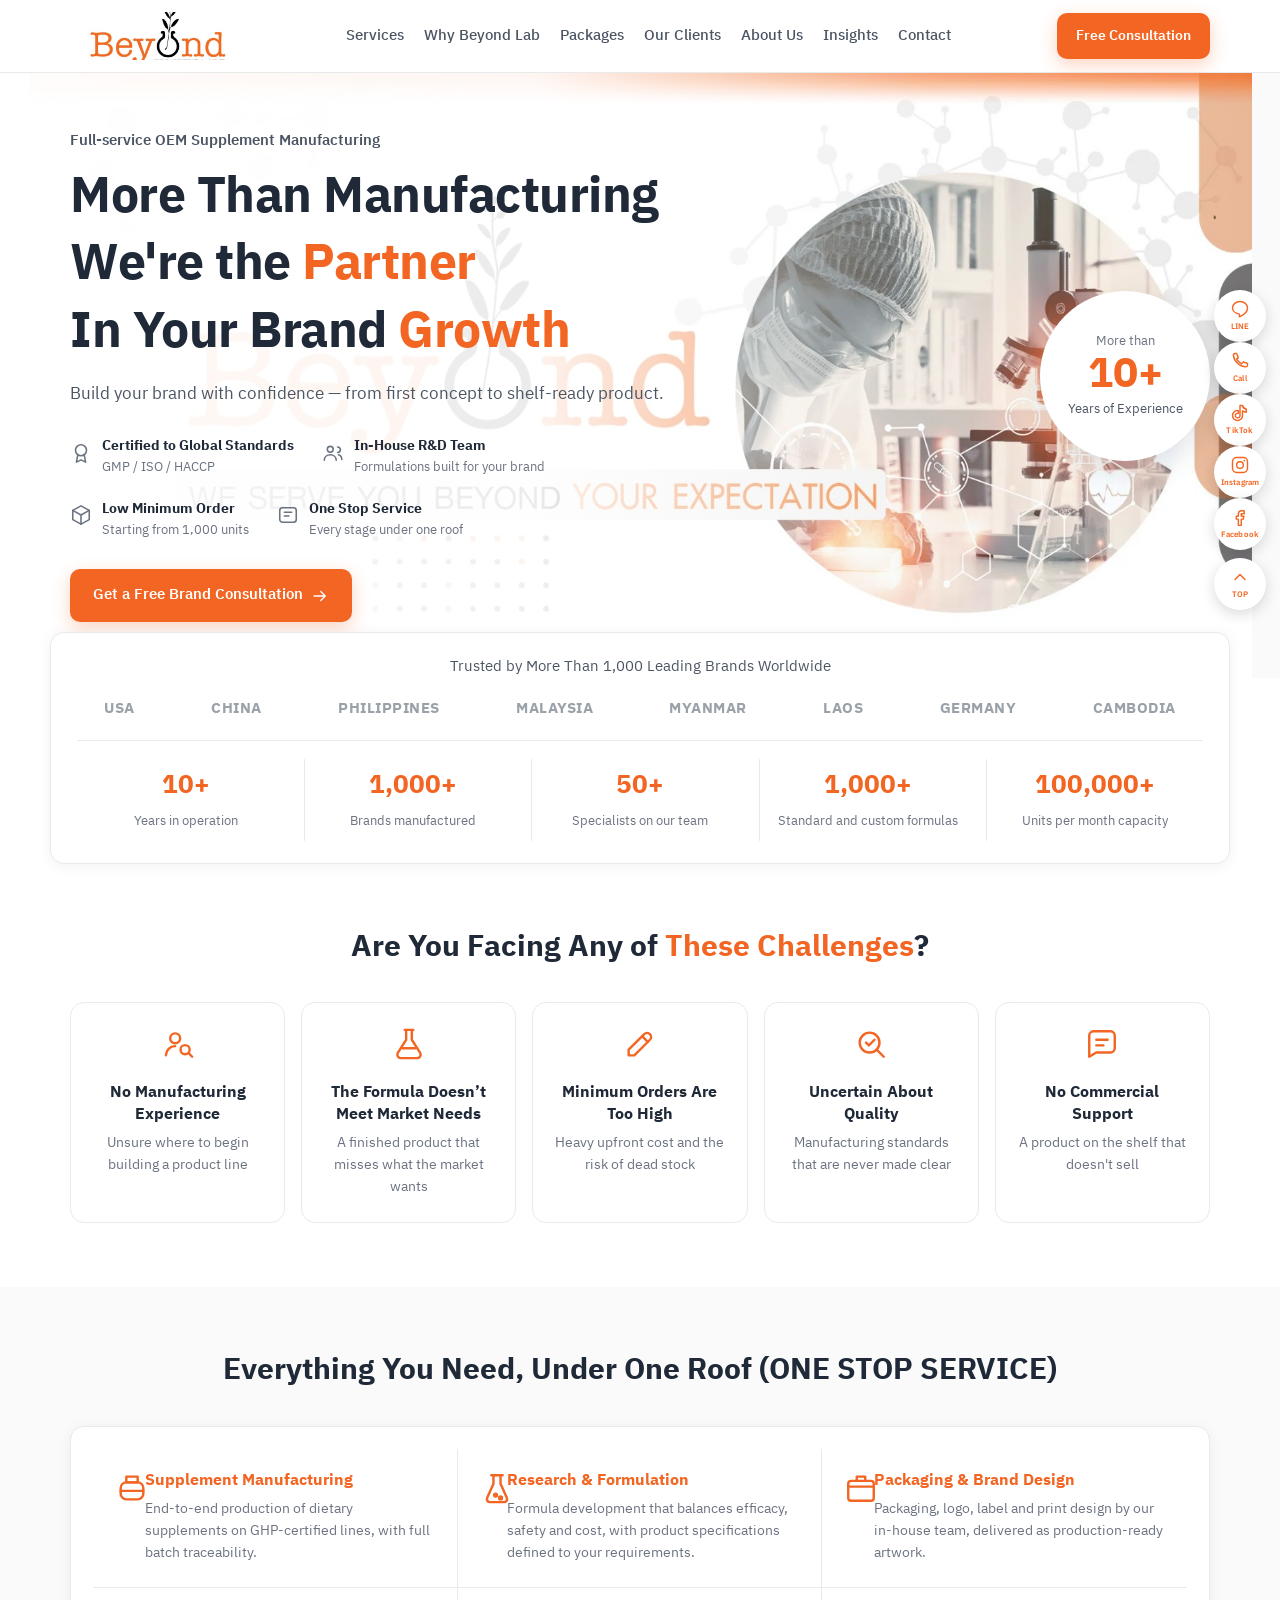
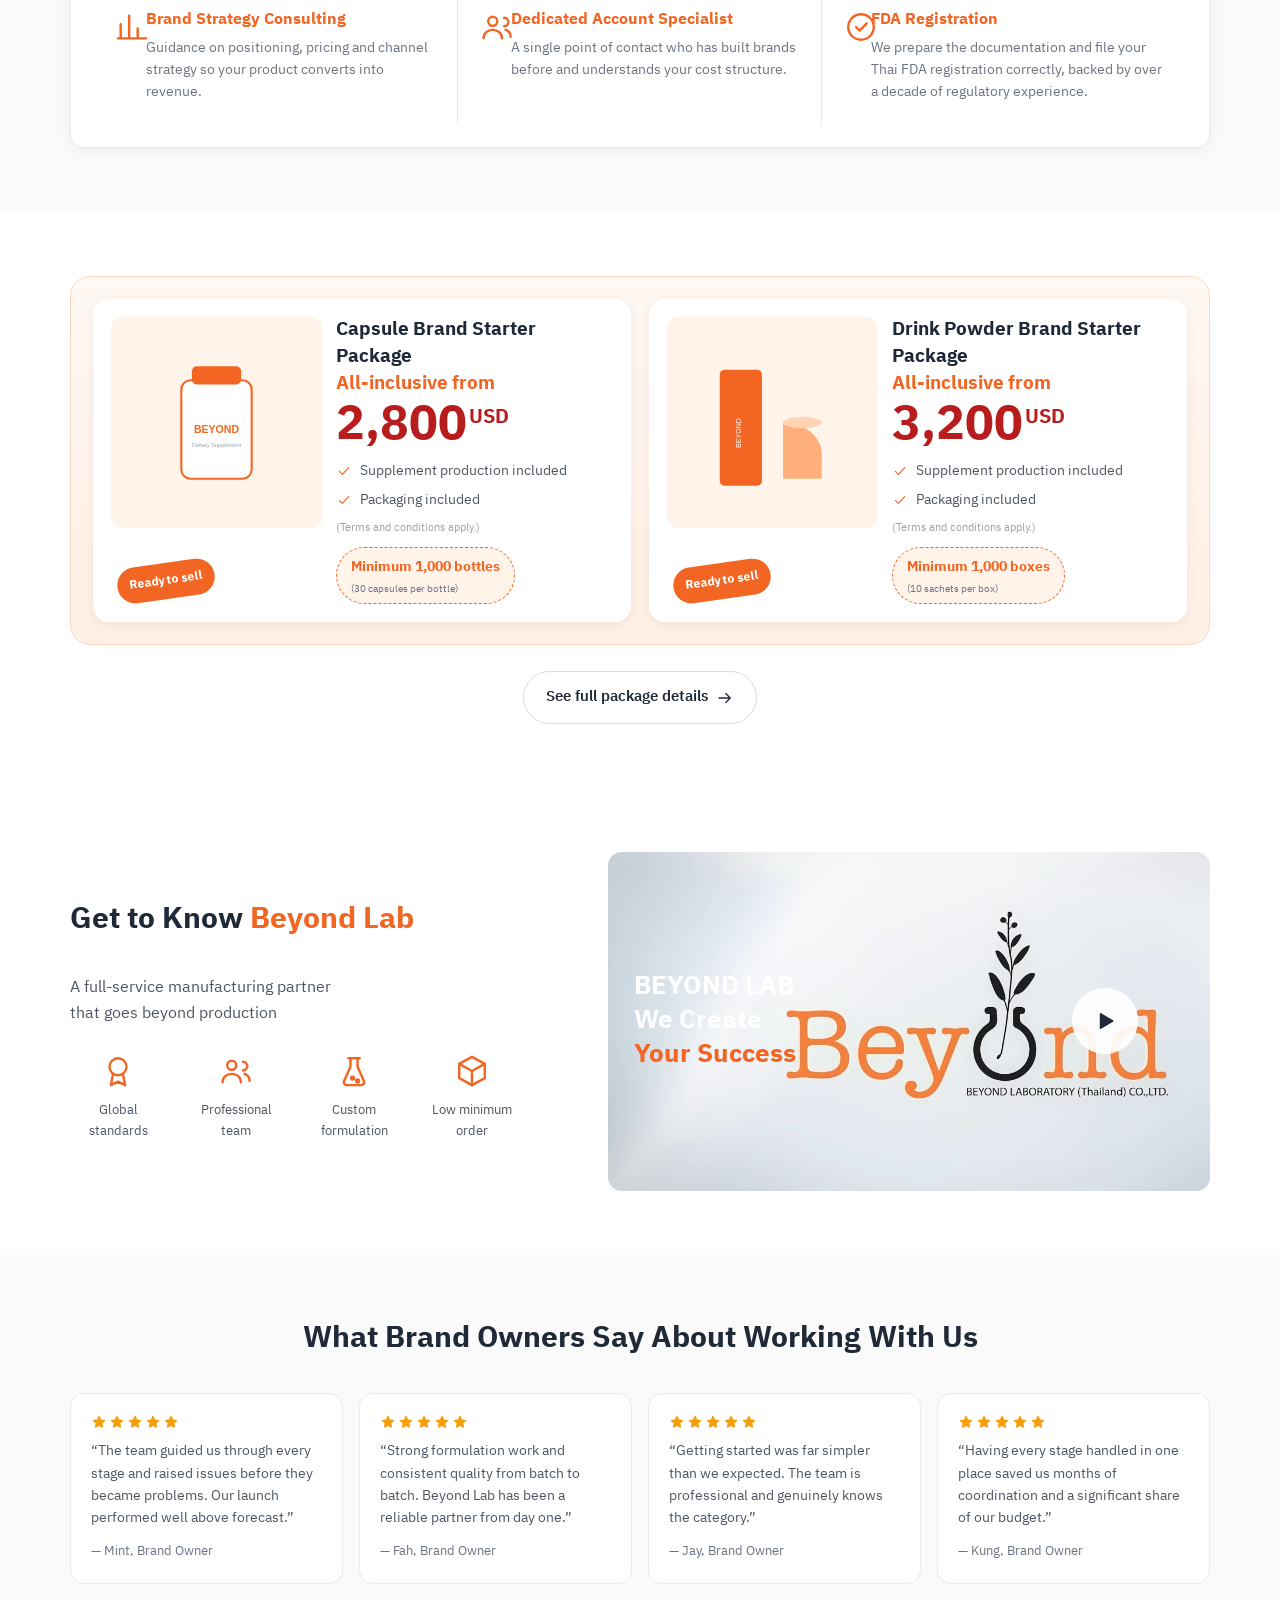
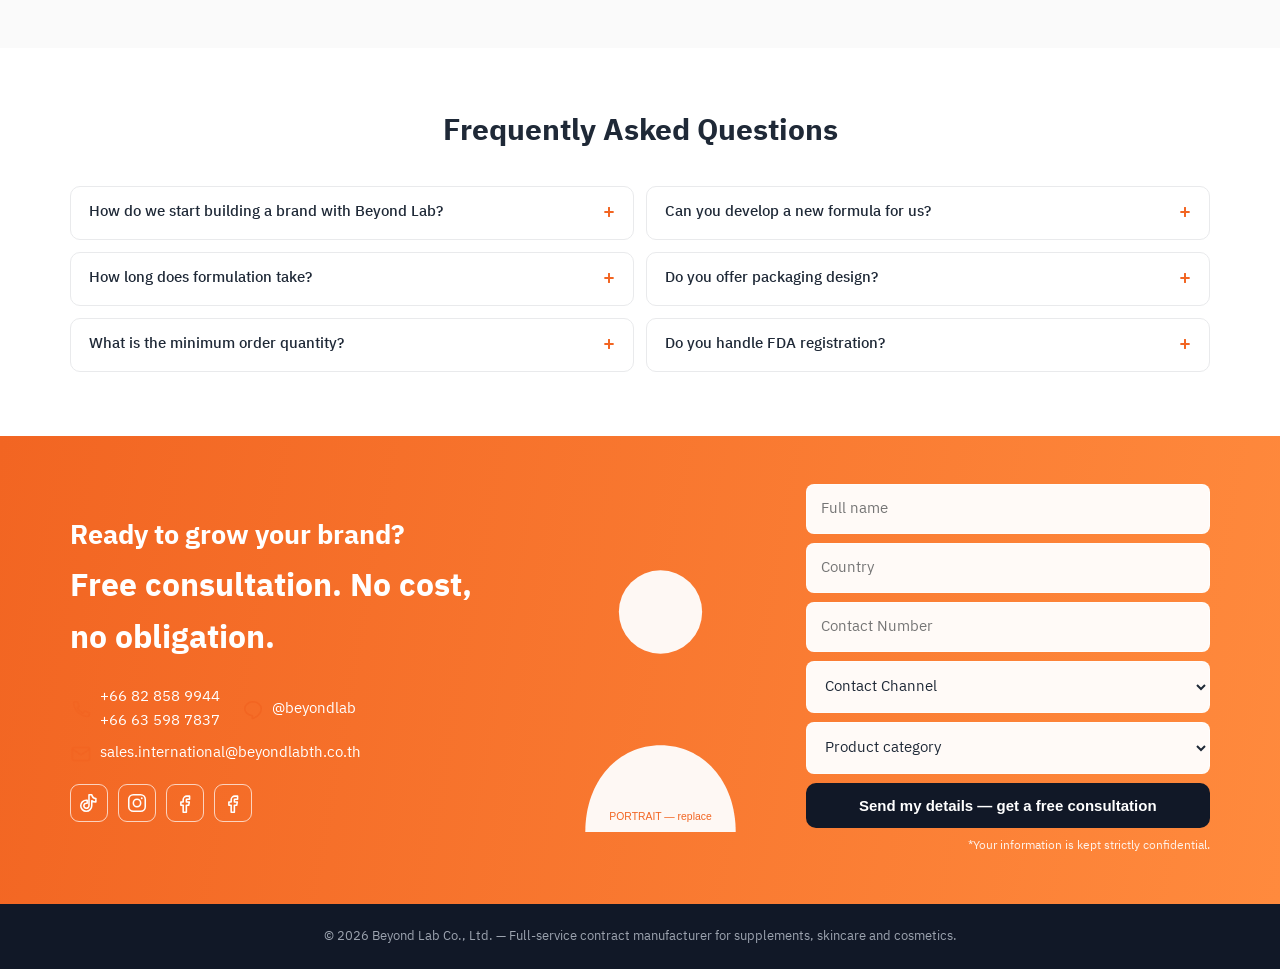
<file: index.html>
<!DOCTYPE html>
<html lang="en">
<head>
<meta charset="utf-8">
<meta name="viewport" content="width=device-width, initial-scale=1, viewport-fit=cover">
<title>Beyond Lab — Contract Manufacturer for Supplements, Skincare &amp; Cosmetics</title>
<meta name="description" content="Beyond Lab is a full-service contract manufacturer for dietary supplements, skincare and cosmetics. GMP / ISO / HACCP certified, minimum orders from 1,000 units. Free consultation.">
<link rel="icon" href="assets/logo.svg">
<link rel="preconnect" href="https://fonts.googleapis.com">
<link rel="preconnect" href="https://fonts.gstatic.com" crossorigin>
<link href="https://fonts.googleapis.com/css2?family=IBM+Plex+Sans+Thai:wght@400;500;600;700&display=swap" rel="stylesheet">
<link rel="stylesheet" href="css/style.css?v=12">
</head>
<body>

<!-- All page content is rendered from js/content.js -->
<main id="app"></main>

<!-- EDITOR:START  (ส่วนนี้จะถูกตัดออกทั้งหมดเมื่อรัน ./build.sh) -->
<!-- แถบเครื่องมือแก้ไข -->
<div id="toolbar" class="toolbar">
  <button id="tb-toggle" class="tb-toggle" title="ย่อ/ขยายแถบเครื่องมือ">⚙</button>
  <div class="tb-body">
    <button id="btn-edit" class="tb-btn main">✏️ โหมดแก้ไข</button>
    <button id="btn-preview" class="tb-btn">👁 มุมมองผู้เข้าชม</button>
    <button id="btn-save" class="tb-btn">💾 บันทึก</button>
    <button id="btn-publish" class="tb-btn publish">🚀 เผยแพร่ขึ้นเว็บ</button>
    <button id="btn-code" class="tb-btn">📦 สร้างไฟล์ content.js</button>
    <button id="btn-export" class="tb-btn">⬇️ ส่งออก JSON</button>
    <button id="btn-import" class="tb-btn">⬆️ นำเข้า JSON</button>
    <button id="btn-scan" class="tb-btn">🔍 ตรวจหาจุดตกขอบ</button>
    <button id="btn-reset" class="tb-btn danger">↺ คืนค่าเริ่มต้น</button>
    <button id="btn-lock" class="tb-btn danger">🔒 ล็อกโหมดแก้ไข</button>
    <input id="file-import" type="file" accept="application/json" hidden>
  </div>
</div>

<div id="preview" class="preview"></div>
<div id="modal" class="modal"></div>
<div id="toast" class="toast"></div>
<!-- EDITOR:END -->

<script src="js/content.js?v=12"></script>
<script src="js/icons.js?v=12"></script>
<script src="js/render.js?v=12"></script>
<!-- EDITOR:START -->
<script src="js/editor.js?v=12"></script>
<!-- EDITOR:END -->
<!-- VIEWER-ONLY -->
</body>
</html>
</file>
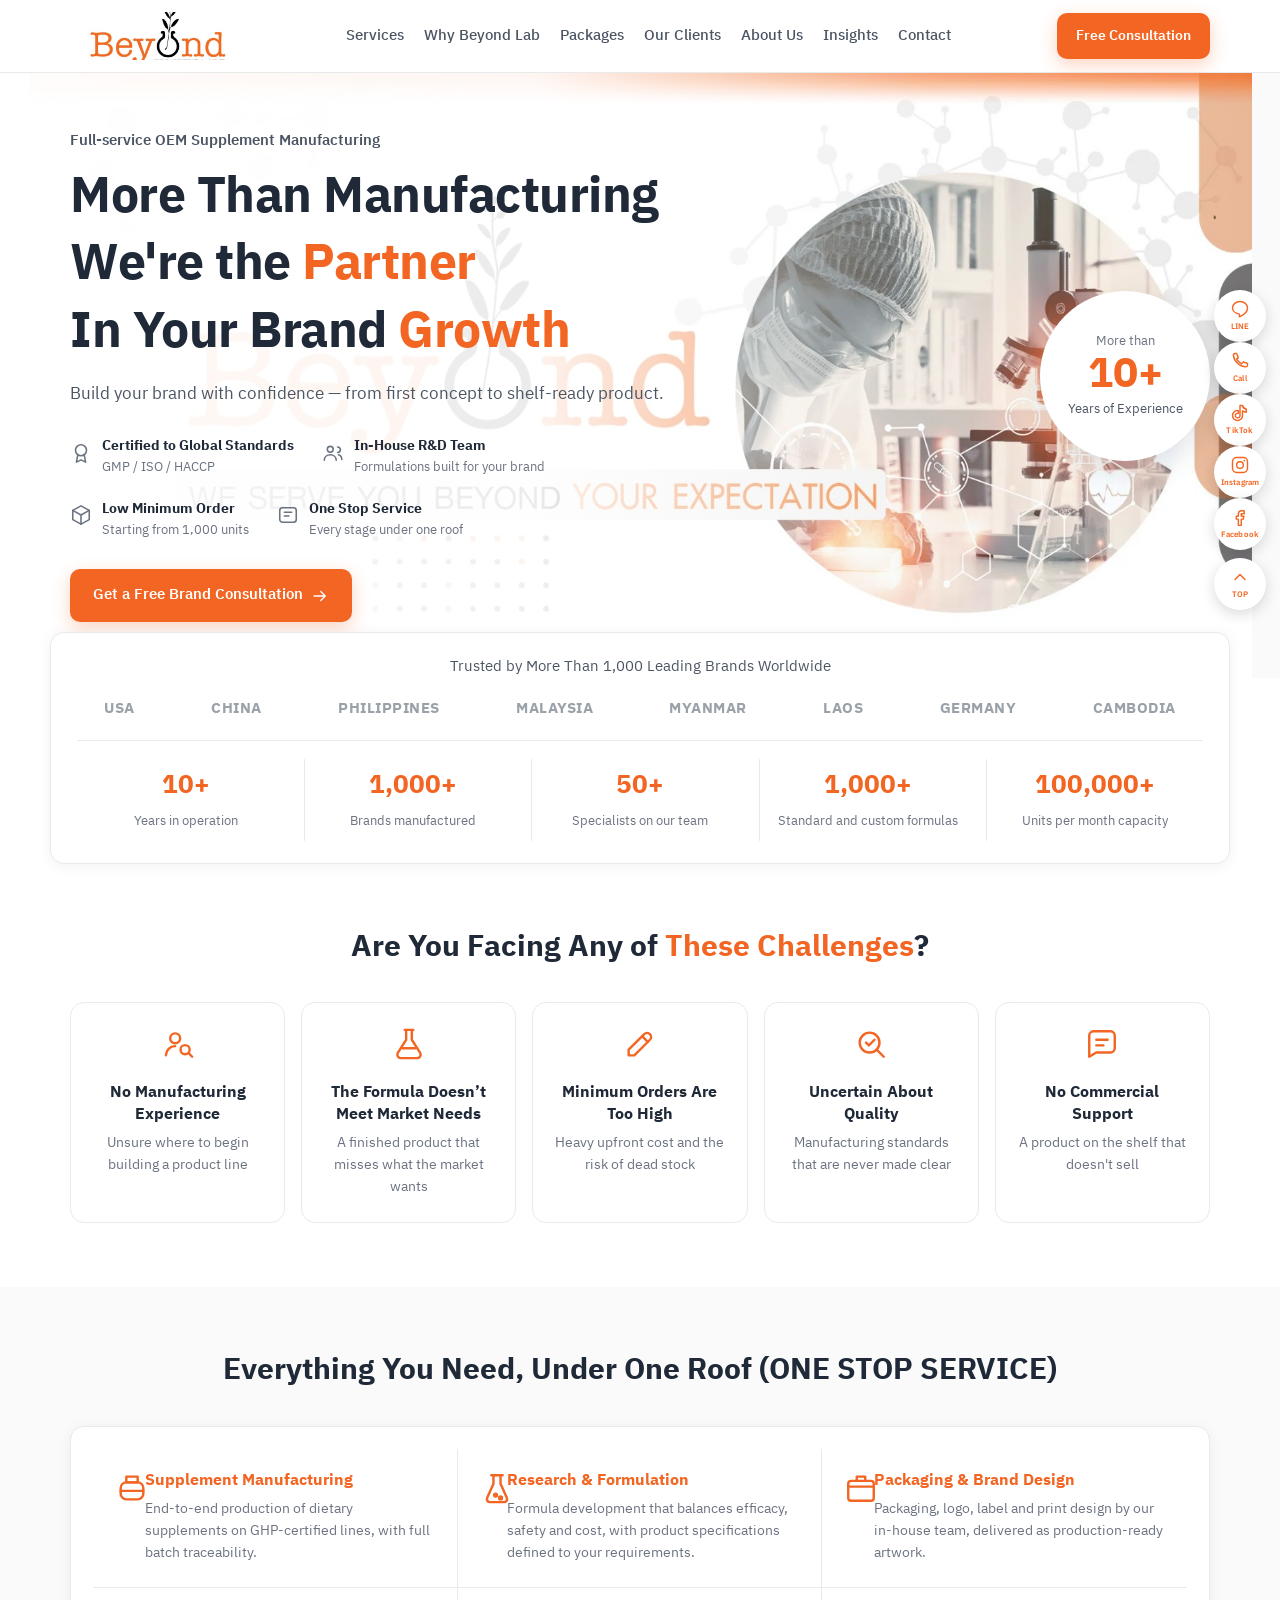
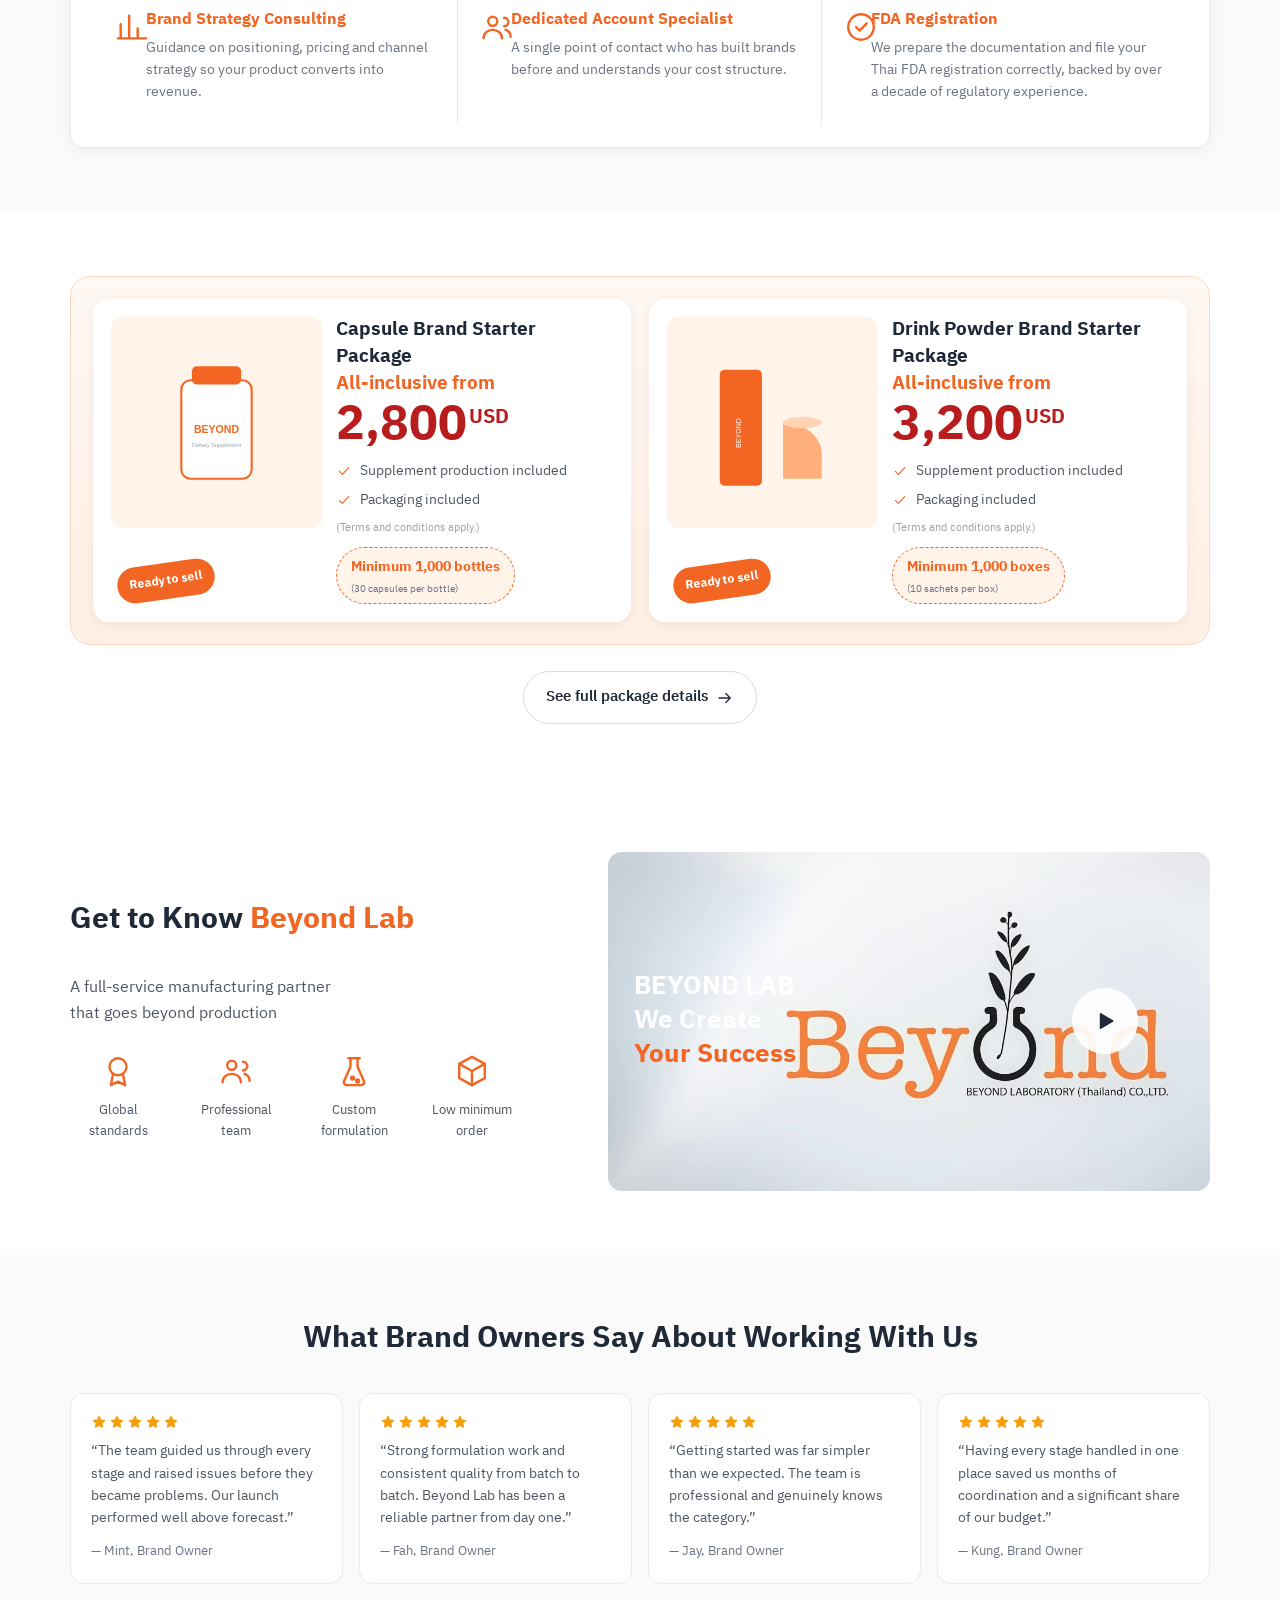
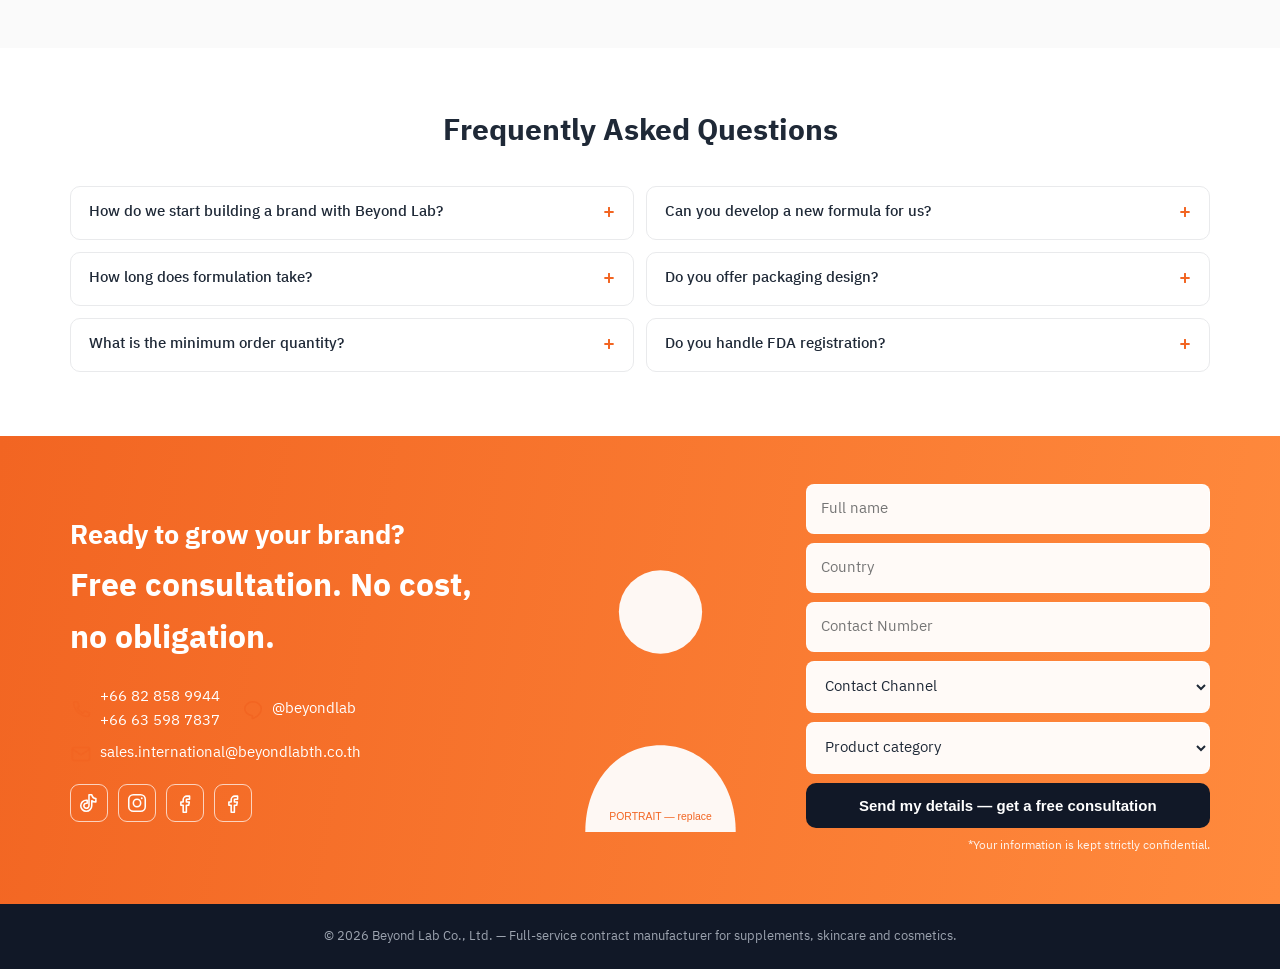
<file: docs/index.html>
<!DOCTYPE html>
<html lang="en">
<head>
<meta charset="utf-8">
<meta name="viewport" content="width=device-width, initial-scale=1, viewport-fit=cover">
<title>Beyond Lab — Contract Manufacturer for Supplements, Skincare &amp; Cosmetics</title>
<meta name="description" content="Beyond Lab is a full-service contract manufacturer for dietary supplements, skincare and cosmetics. GMP / ISO / HACCP certified, minimum orders from 1,000 units. Free consultation.">
<link rel="icon" href="assets/logo.svg">
<link rel="preconnect" href="https://fonts.googleapis.com">
<link rel="preconnect" href="https://fonts.gstatic.com" crossorigin>
<link href="https://fonts.googleapis.com/css2?family=IBM+Plex+Sans+Thai:wght@400;500;600;700&display=swap" rel="stylesheet">
<link rel="stylesheet" href="css/style.css?v=12">
</head>
<body>

<!-- All page content is rendered from js/content.js -->
<main id="app"></main>

<script src="js/content.js?v=12"></script>
<script src="js/icons.js?v=12"></script>
<script src="js/render.js?v=12"></script>
<script src="js/viewer.js"></script>
</body>
</html>
</file>
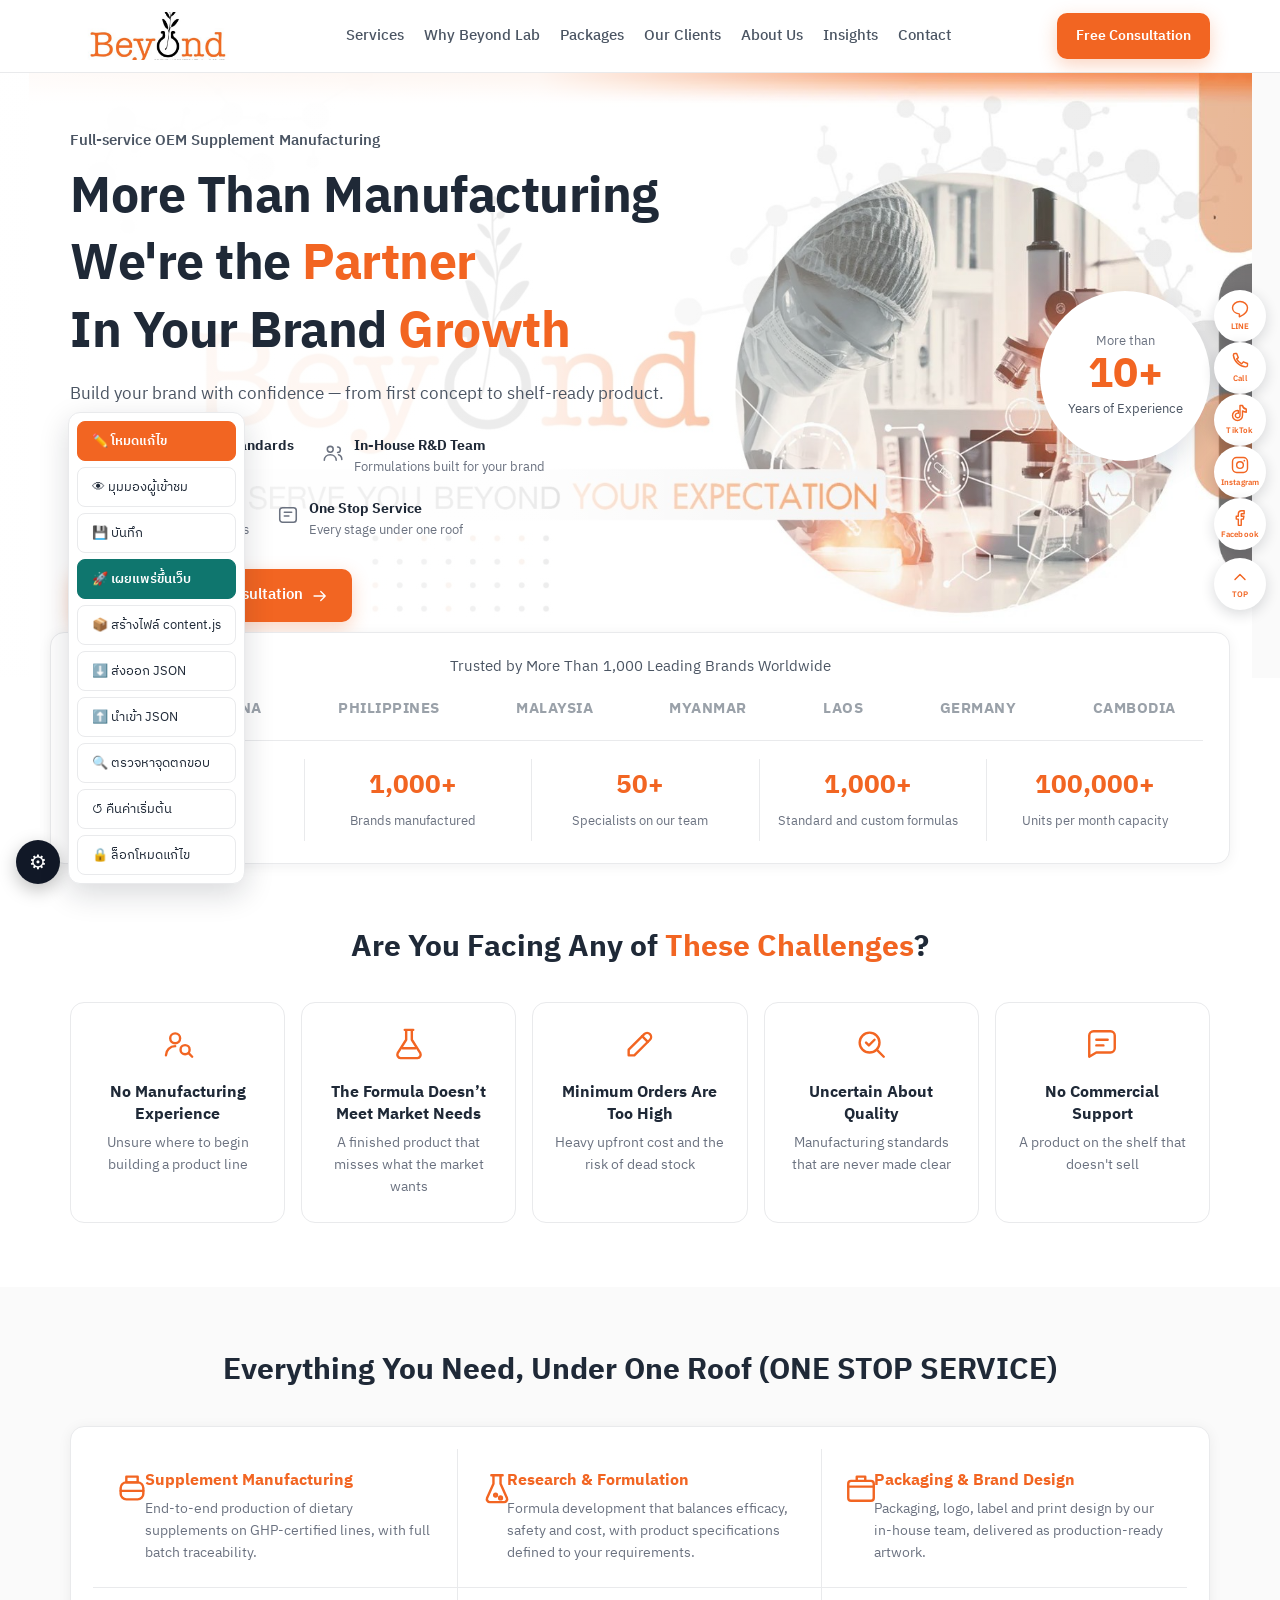
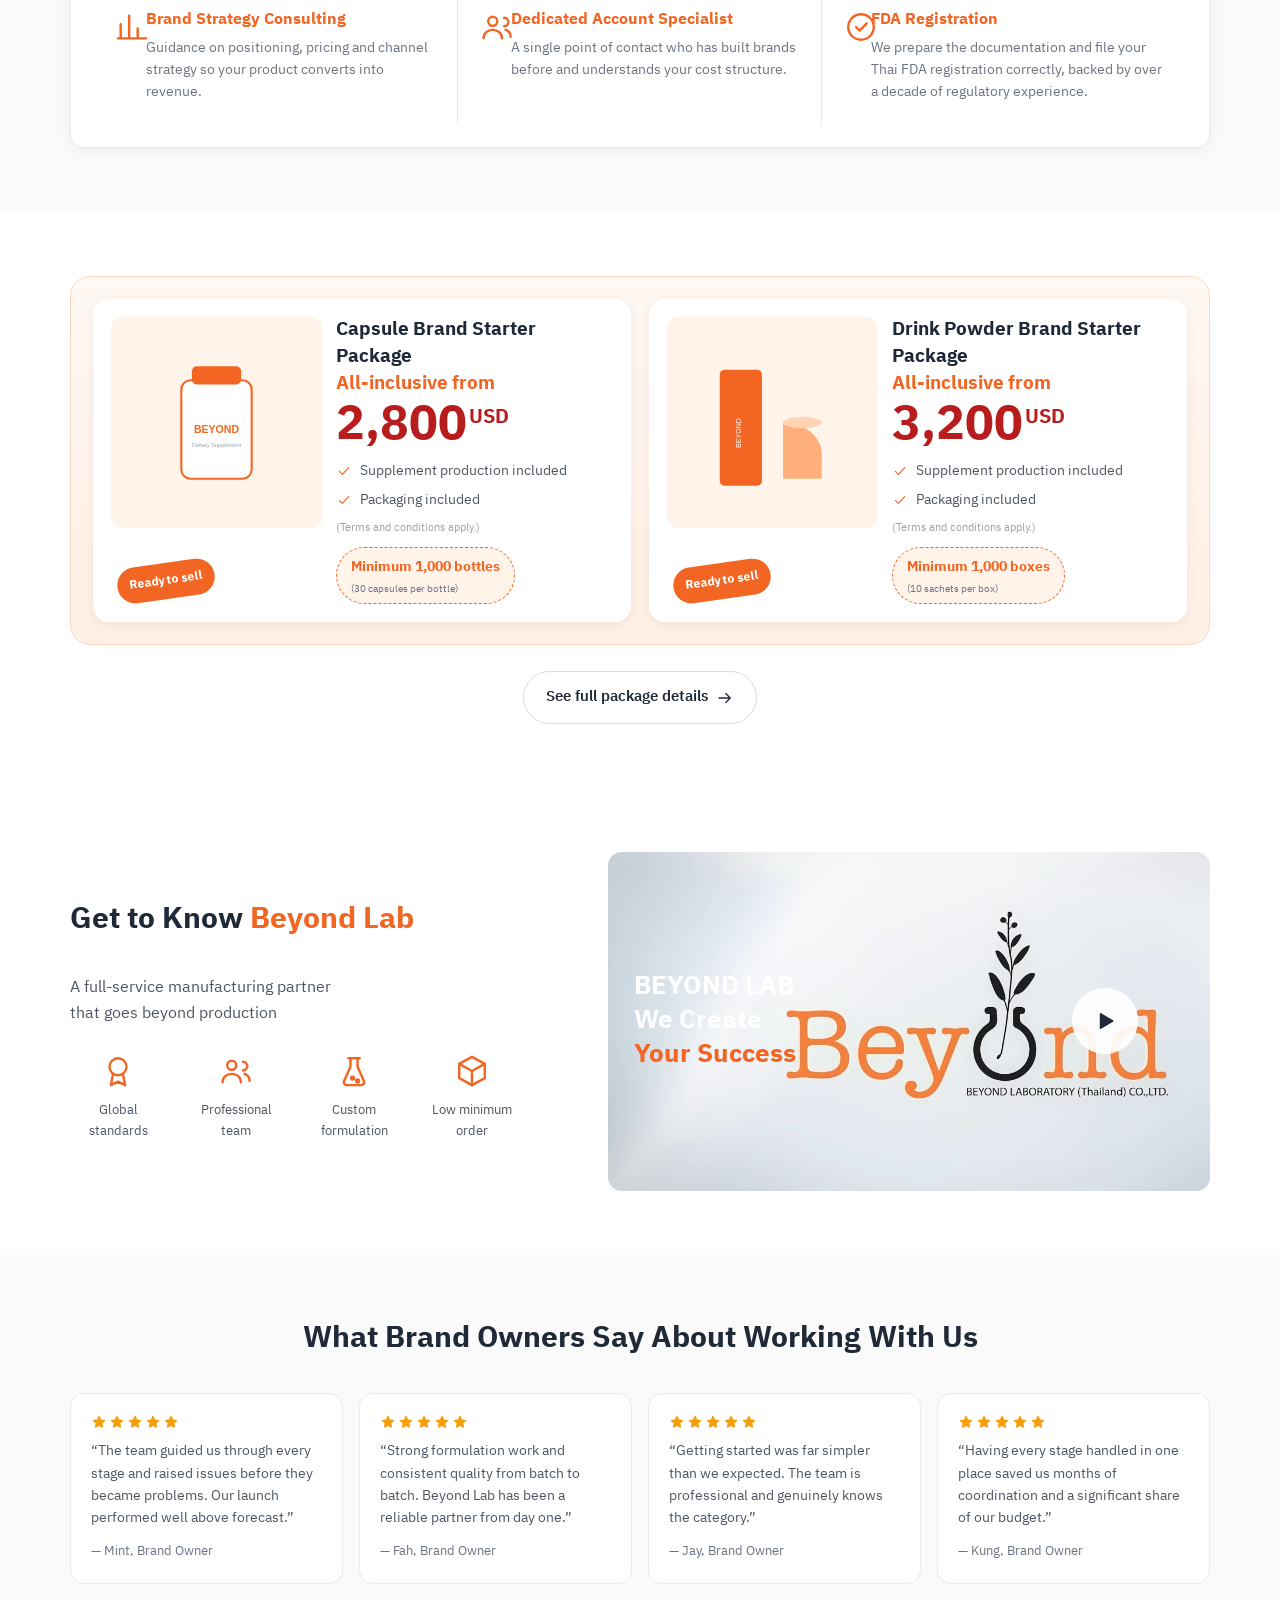
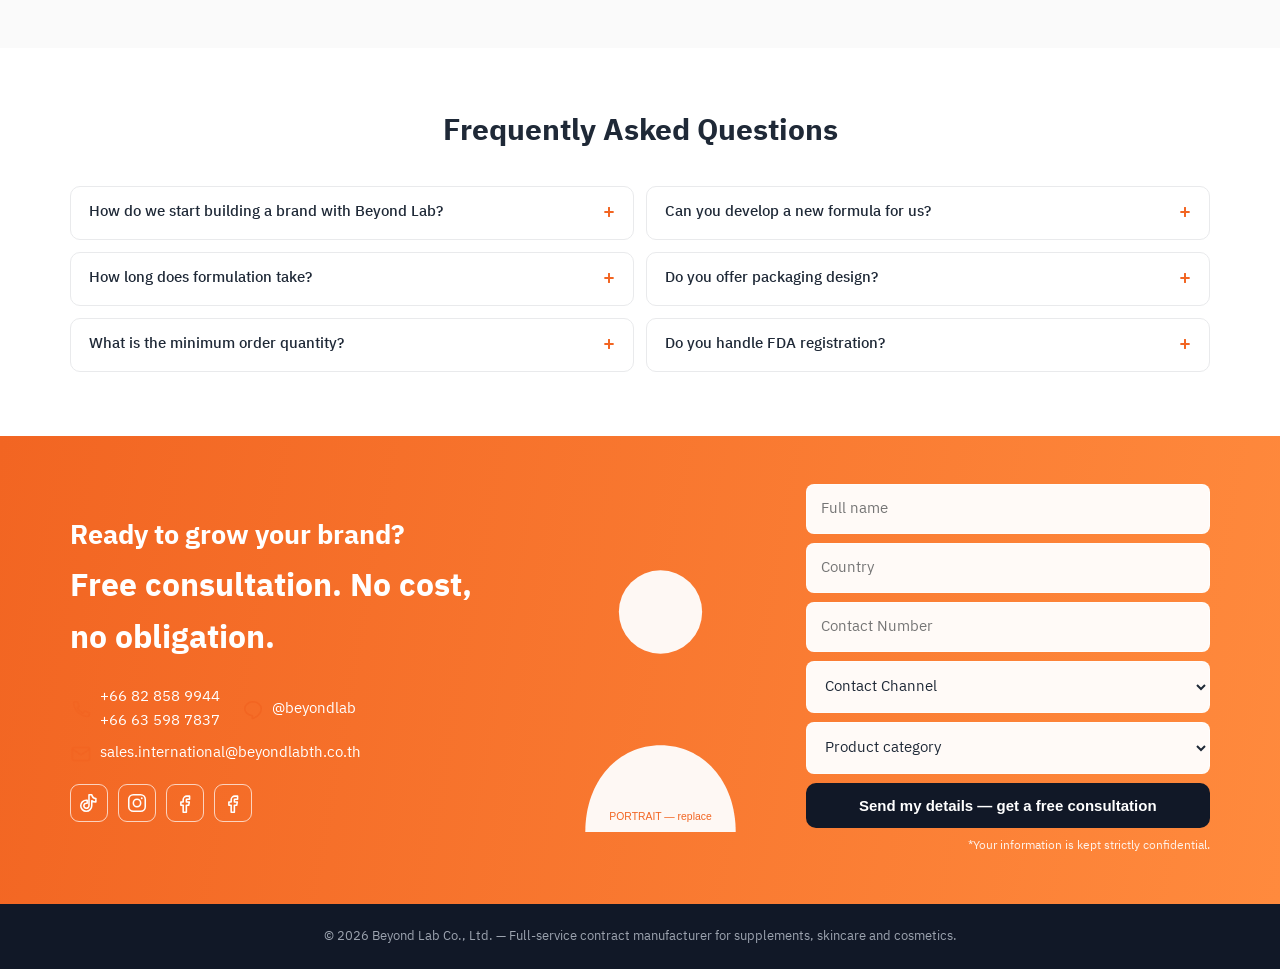
<file: docs/admin/index.html>
<!DOCTYPE html>
<html lang="en">
<head>
<meta charset="utf-8">
<meta name="robots" content="noindex,nofollow">
<meta name="viewport" content="width=device-width, initial-scale=1, viewport-fit=cover">
<title>Beyond Lab — Contract Manufacturer for Supplements, Skincare &amp; Cosmetics</title>
<meta name="description" content="Beyond Lab is a full-service contract manufacturer for dietary supplements, skincare and cosmetics. GMP / ISO / HACCP certified, minimum orders from 1,000 units. Free consultation.">
<link rel="icon" href="assets/logo.svg">
<link rel="preconnect" href="https://fonts.googleapis.com">
<link rel="preconnect" href="https://fonts.gstatic.com" crossorigin>
<link href="https://fonts.googleapis.com/css2?family=IBM+Plex+Sans+Thai:wght@400;500;600;700&display=swap" rel="stylesheet">
<link rel="stylesheet" href="css/style.css?v=12">
</head>
<body>

<!-- All page content is rendered from js/content.js -->
<main id="app"></main>

<!-- EDITOR:START  (ส่วนนี้จะถูกตัดออกทั้งหมดเมื่อรัน ./build.sh) -->
<!-- แถบเครื่องมือแก้ไข -->
<div id="toolbar" class="toolbar">
  <button id="tb-toggle" class="tb-toggle" title="ย่อ/ขยายแถบเครื่องมือ">⚙</button>
  <div class="tb-body">
    <button id="btn-edit" class="tb-btn main">✏️ โหมดแก้ไข</button>
    <button id="btn-preview" class="tb-btn">👁 มุมมองผู้เข้าชม</button>
    <button id="btn-save" class="tb-btn">💾 บันทึก</button>
    <button id="btn-publish" class="tb-btn publish">🚀 เผยแพร่ขึ้นเว็บ</button>
    <button id="btn-code" class="tb-btn">📦 สร้างไฟล์ content.js</button>
    <button id="btn-export" class="tb-btn">⬇️ ส่งออก JSON</button>
    <button id="btn-import" class="tb-btn">⬆️ นำเข้า JSON</button>
    <button id="btn-scan" class="tb-btn">🔍 ตรวจหาจุดตกขอบ</button>
    <button id="btn-reset" class="tb-btn danger">↺ คืนค่าเริ่มต้น</button>
    <button id="btn-lock" class="tb-btn danger">🔒 ล็อกโหมดแก้ไข</button>
    <input id="file-import" type="file" accept="application/json" hidden>
  </div>
</div>

<div id="preview" class="preview"></div>
<div id="modal" class="modal"></div>
<div id="toast" class="toast"></div>
<!-- EDITOR:END -->

<script src="js/content.js?v=12"></script>
<script src="js/icons.js?v=12"></script>
<script src="js/render.js?v=12"></script>
<!-- EDITOR:START -->
<script src="js/editor.js?v=12"></script>
<!-- EDITOR:END -->
<!-- VIEWER-ONLY -->
</body>
</html>
</file>
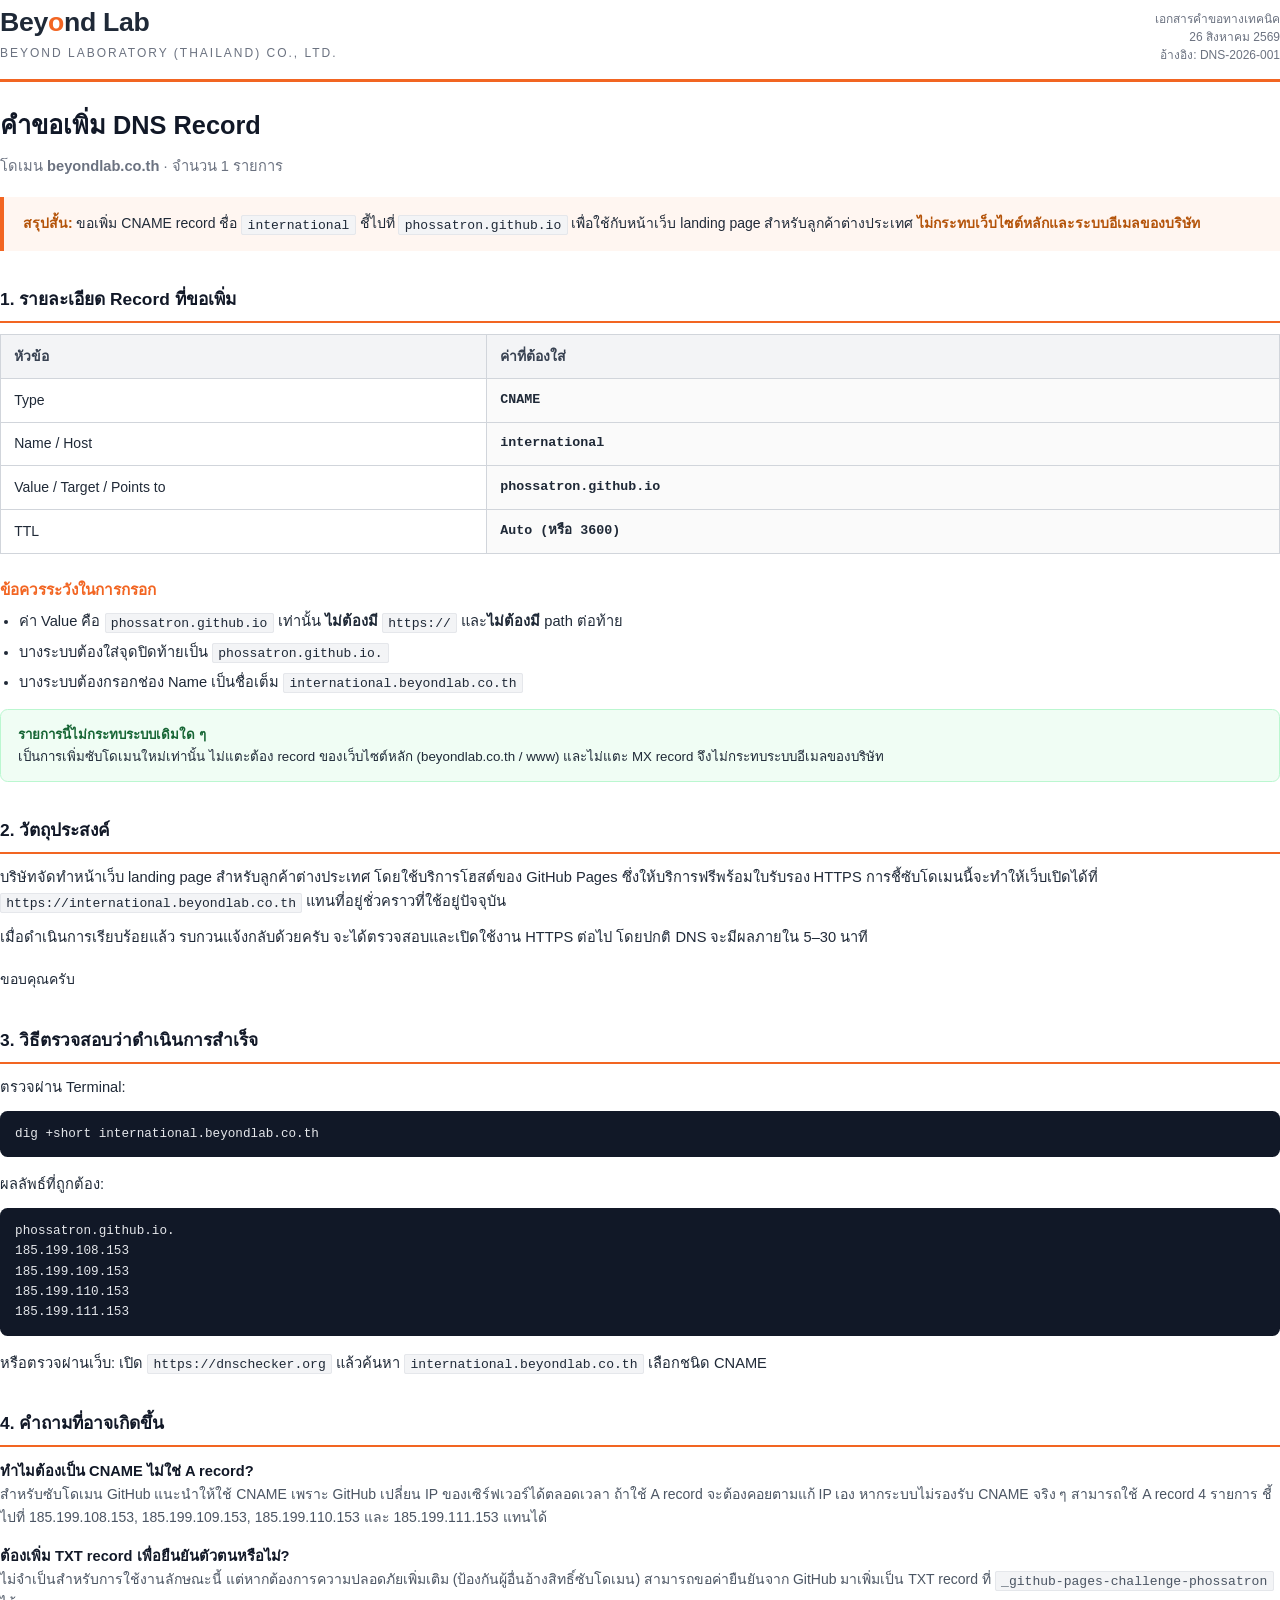
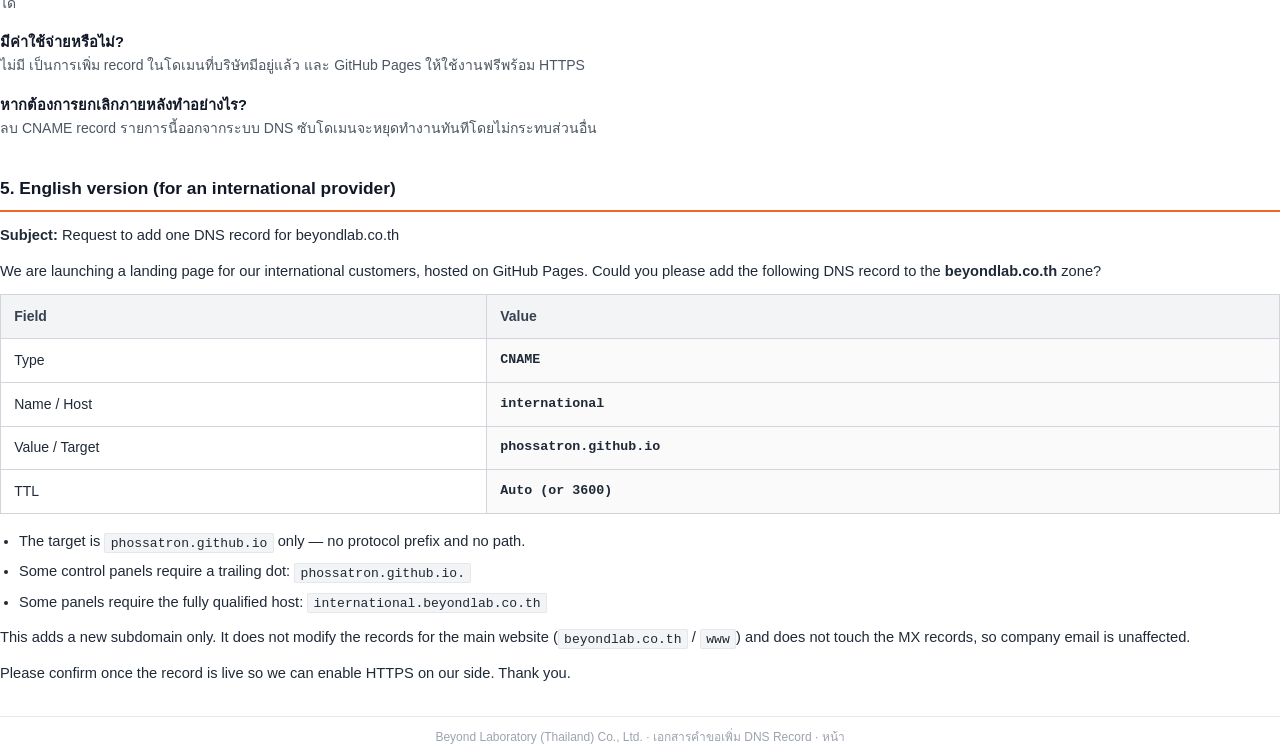
<file: docs-src-dns-request.html>
<!DOCTYPE html>
<html lang="th"><head><meta charset="utf-8"><title>DNS Request</title>
<style>
@page{size:A4;margin:18mm 16mm}
*{box-sizing:border-box}
body{margin:0;font-family:"Sukhumvit Set","Noto Sans Thai","Thonburi","Helvetica Neue",sans-serif;
  font-size:11pt;line-height:1.65;color:#1F2937}
h1{font-size:19pt;margin:0 0 2mm;color:#111827}
h2{font-size:13pt;margin:9mm 0 3mm;padding-bottom:2mm;border-bottom:2px solid #F26522;color:#111827}
h3{font-size:11.5pt;margin:6mm 0 2mm;color:#F26522}
p{margin:0 0 3mm}
.head{border-bottom:3px solid #F26522;padding-bottom:4mm;margin-bottom:6mm;
  display:flex;justify-content:space-between;align-items:flex-end;gap:8mm}
.brand{font-size:20pt;font-weight:700;letter-spacing:-.3px}
.brand span{color:#F26522}
.meta{font-size:9pt;color:#6B7280;text-align:right;line-height:1.5}
.lead{background:#FFF6F1;border-left:4px solid #F26522;padding:4mm 5mm;margin-bottom:6mm;font-size:10.5pt}
.lead b{color:#B45309}
table{width:100%;border-collapse:collapse;margin:3mm 0 4mm;font-size:10.5pt}
th{background:#F3F4F6;text-align:left;font-weight:600;color:#374151}
th,td{border:1px solid #D1D5DB;padding:2.6mm 3.5mm;vertical-align:top}
td.val{font-family:ui-monospace,Menlo,monospace;font-size:10pt;background:#FAFAFA;font-weight:600}
ul{margin:0 0 3mm;padding-left:5mm}
li{margin-bottom:1.5mm}
code{font-family:ui-monospace,Menlo,monospace;font-size:9.8pt;background:#F3F4F6;
  padding:.4mm 1.4mm;border-radius:2px;border:1px solid #E5E7EB}
pre{background:#111827;color:#E5E7EB;padding:3.5mm 4mm;border-radius:2mm;font-size:9.5pt;
  line-height:1.6;overflow:hidden;white-space:pre-wrap;margin:2mm 0 4mm}
.note{background:#F0FDF4;border:1px solid #BBF7D0;border-radius:2mm;padding:3.5mm 4.5mm;font-size:10pt;margin:4mm 0}
.note b{color:#166534}
.qa{margin-bottom:4mm}
.qa .q{font-weight:600;color:#111827}
.qa .a{color:#4B5563;font-size:10.5pt}
.foot{margin-top:8mm;padding-top:3mm;border-top:1px solid #E5E7EB;font-size:9pt;color:#9CA3AF;text-align:center}
.page-break{page-break-before:always}
.sign{margin-top:5mm;font-size:10.5pt}
</style></head><body>

<div class="head">
  <div><div class="brand">Bey<span>o</span>nd Lab</div>
    <div style="font-size:9pt;color:#6B7280;letter-spacing:2px">BEYOND LABORATORY (THAILAND) CO., LTD.</div></div>
  <div class="meta">เอกสารคำขอทางเทคนิค<br>26 สิงหาคม 2569<br>อ้างอิง: DNS-2026-001</div>
</div>

<h1>คำขอเพิ่ม DNS Record</h1>
<p style="color:#6B7280;margin-bottom:5mm">โดเมน <b>beyondlab.co.th</b> · จำนวน 1 รายการ</p>

<div class="lead">
  <b>สรุปสั้น:</b> ขอเพิ่ม CNAME record ชื่อ <code>international</code> ชี้ไปที่ <code>phossatron.github.io</code>
  เพื่อใช้กับหน้าเว็บ landing page สำหรับลูกค้าต่างประเทศ
  <b>ไม่กระทบเว็บไซต์หลักและระบบอีเมลของบริษัท</b>
</div>

<h2>1. รายละเอียด Record ที่ขอเพิ่ม</h2>
<table>
  <tr><th style="width:38%">หัวข้อ</th><th>ค่าที่ต้องใส่</th></tr>
  <tr><td>Type</td><td class="val">CNAME</td></tr>
  <tr><td>Name / Host</td><td class="val">international</td></tr>
  <tr><td>Value / Target / Points to</td><td class="val">phossatron.github.io</td></tr>
  <tr><td>TTL</td><td class="val">Auto (หรือ 3600)</td></tr>
</table>

<h3>ข้อควรระวังในการกรอก</h3>
<ul>
  <li>ค่า Value คือ <code>phossatron.github.io</code> เท่านั้น <b>ไม่ต้องมี</b> <code>https://</code> และ<b>ไม่ต้องมี</b> path ต่อท้าย</li>
  <li>บางระบบต้องใส่จุดปิดท้ายเป็น <code>phossatron.github.io.</code></li>
  <li>บางระบบต้องกรอกช่อง Name เป็นชื่อเต็ม <code>international.beyondlab.co.th</code></li>
</ul>

<div class="note">
  <b>รายการนี้ไม่กระทบระบบเดิมใด ๆ</b><br>
  เป็นการเพิ่มซับโดเมนใหม่เท่านั้น ไม่แตะต้อง record ของเว็บไซต์หลัก (beyondlab.co.th / www)
  และไม่แตะ MX record จึงไม่กระทบระบบอีเมลของบริษัท
</div>

<h2>2. วัตถุประสงค์</h2>
<p>บริษัทจัดทำหน้าเว็บ landing page สำหรับลูกค้าต่างประเทศ โดยใช้บริการโฮสต์ของ GitHub Pages
ซึ่งให้บริการฟรีพร้อมใบรับรอง HTTPS การชี้ซับโดเมนนี้จะทำให้เว็บเปิดได้ที่
<code>https://international.beyondlab.co.th</code> แทนที่อยู่ชั่วคราวที่ใช้อยู่ปัจจุบัน</p>
<p>เมื่อดำเนินการเรียบร้อยแล้ว รบกวนแจ้งกลับด้วยครับ จะได้ตรวจสอบและเปิดใช้งาน HTTPS ต่อไป
โดยปกติ DNS จะมีผลภายใน 5–30 นาที</p>
<p class="sign">ขอบคุณครับ</p>

<h2>3. วิธีตรวจสอบว่าดำเนินการสำเร็จ</h2>
<p>ตรวจผ่าน Terminal:</p>
<pre>dig +short international.beyondlab.co.th</pre>
<p>ผลลัพธ์ที่ถูกต้อง:</p>
<pre>phossatron.github.io.
185.199.108.153
185.199.109.153
185.199.110.153
185.199.111.153</pre>
<p>หรือตรวจผ่านเว็บ: เปิด <code>https://dnschecker.org</code> แล้วค้นหา
<code>international.beyondlab.co.th</code> เลือกชนิด CNAME</p>

<div class="page-break"></div>

<h2>4. คำถามที่อาจเกิดขึ้น</h2>
<div class="qa"><div class="q">ทำไมต้องเป็น CNAME ไม่ใช่ A record?</div>
<div class="a">สำหรับซับโดเมน GitHub แนะนำให้ใช้ CNAME เพราะ GitHub เปลี่ยน IP ของเซิร์ฟเวอร์ได้ตลอดเวลา
ถ้าใช้ A record จะต้องคอยตามแก้ IP เอง หากระบบไม่รองรับ CNAME จริง ๆ สามารถใช้ A record 4 รายการ
ชี้ไปที่ 185.199.108.153, 185.199.109.153, 185.199.110.153 และ 185.199.111.153 แทนได้</div></div>

<div class="qa"><div class="q">ต้องเพิ่ม TXT record เพื่อยืนยันตัวตนหรือไม่?</div>
<div class="a">ไม่จำเป็นสำหรับการใช้งานลักษณะนี้ แต่หากต้องการความปลอดภัยเพิ่มเติม (ป้องกันผู้อื่นอ้างสิทธิ์ซับโดเมน)
สามารถขอค่ายืนยันจาก GitHub มาเพิ่มเป็น TXT record ที่ <code>_github-pages-challenge-phossatron</code> ได้</div></div>

<div class="qa"><div class="q">มีค่าใช้จ่ายหรือไม่?</div>
<div class="a">ไม่มี เป็นการเพิ่ม record ในโดเมนที่บริษัทมีอยู่แล้ว และ GitHub Pages ให้ใช้งานฟรีพร้อม HTTPS</div></div>

<div class="qa"><div class="q">หากต้องการยกเลิกภายหลังทำอย่างไร?</div>
<div class="a">ลบ CNAME record รายการนี้ออกจากระบบ DNS ซับโดเมนจะหยุดทำงานทันทีโดยไม่กระทบส่วนอื่น</div></div>

<h2>5. English version (for an international provider)</h2>
<p><b>Subject:</b> Request to add one DNS record for beyondlab.co.th</p>
<p>We are launching a landing page for our international customers, hosted on GitHub Pages.
Could you please add the following DNS record to the <b>beyondlab.co.th</b> zone?</p>
<table>
  <tr><th style="width:38%">Field</th><th>Value</th></tr>
  <tr><td>Type</td><td class="val">CNAME</td></tr>
  <tr><td>Name / Host</td><td class="val">international</td></tr>
  <tr><td>Value / Target</td><td class="val">phossatron.github.io</td></tr>
  <tr><td>TTL</td><td class="val">Auto (or 3600)</td></tr>
</table>
<ul>
  <li>The target is <code>phossatron.github.io</code> only — no protocol prefix and no path.</li>
  <li>Some control panels require a trailing dot: <code>phossatron.github.io.</code></li>
  <li>Some panels require the fully qualified host: <code>international.beyondlab.co.th</code></li>
</ul>
<p>This adds a new subdomain only. It does not modify the records for the main website
(<code>beyondlab.co.th</code> / <code>www</code>) and does not touch the MX records,
so company email is unaffected.</p>
<p>Please confirm once the record is live so we can enable HTTPS on our side. Thank you.</p>

<div class="foot">Beyond Laboratory (Thailand) Co., Ltd. · เอกสารคำขอเพิ่ม DNS Record · หน้า <span class="pg"></span></div>

</body></html>
</file>
<file: css/style.css>
/* ============================================================
   Beyond Lab landing page
   ============================================================ */
:root{
  --brand:#F26522; --brand-d:#d4531a; --brand-l:#FFF3EA;
  --ink:#1F2937; --ink-2:#4B5563; --muted:#6B7280;
  --line:#E9EAEC; --bg:#fff; --bg-alt:#FAFAFA;
  --radius:14px; --shadow:0 2px 14px rgba(17,24,39,.06);
  --wrap:1180px;
}
*{box-sizing:border-box}
html{
  scroll-behavior:smooth;
  -webkit-text-size-adjust:100%;   /* iOS Safari ขยายตัวอักษรเองตอนหมุนจอ ทำให้สเกลเพี้ยน */
  text-size-adjust:100%;
}
body{
  margin:0;background:var(--bg);color:var(--ink);
  overflow-x:clip;                 /* กันหน้าเลื่อนซ้ายขวาได้ (clip ไม่ทำให้ sticky header เสีย) */
  overflow-wrap:break-word;        /* คำ/อีเมล/URL ยาว ๆ ให้ตัดบรรทัด ไม่ดันจนล้นขอบ */
  font-family:"IBM Plex Sans Thai","Noto Sans Thai",-apple-system,"Segoe UI",sans-serif;
  font-size:16px;line-height:1.65;-webkit-font-smoothing:antialiased;
}
img{max-width:100%;display:block}
/* ช่องรูป: กำหนดกรอบไว้แน่นอน รูปใหม่ที่ใส่เข้ามาจะถูกครอบให้พอดีเสมอ */
.imgbox{position:relative;display:block;width:100%;overflow:hidden}
.imgbox>img{width:100%;height:100%;display:block;object-fit:cover;object-position:center;background:var(--bg-alt)}
a{color:inherit;text-decoration:none}
h1,h2,h3{margin:0;line-height:1.35;font-weight:700}
p{margin:0}
hr{border:0;border-top:1px solid var(--line);margin:18px 0}
.wrap{max-width:var(--wrap);margin:0 auto;padding:0 20px;width:100%}
.hl{color:var(--brand)}
.center{text-align:center;margin-top:26px}
.ic{width:22px;height:22px;flex:none}

/* ---------- buttons ---------- */
.btn{display:inline-flex;align-items:center;gap:8px;padding:13px 22px;border-radius:10px;
  font-weight:600;font-size:15px;border:1px solid transparent;cursor:pointer;transition:.18s}
.btn .ic{width:18px;height:18px}
.btn.primary{background:var(--brand);color:#fff;box-shadow:0 6px 18px rgba(242,101,34,.28)}
.btn.primary:hover{background:var(--brand-d)}
.btn.ghost{background:#fff;color:var(--ink);border-color:#D8DADE}
.btn.ghost:hover{border-color:var(--brand);color:var(--brand)}
.btn.dark{background:#111827;color:#fff;justify-content:center}
.btn.dark:hover{background:#000}
.btn.sm{padding:10px 18px;font-size:14px}
.btn.round{border-radius:999px}
.btn.block{width:100%}

/* ---------- header ---------- */
.site-header{position:sticky;top:0;z-index:50;background:#fff;border-bottom:1px solid var(--line)}
.hd{display:flex;align-items:center;gap:22px;height:72px}
.logo-img{flex:none}
.logo-img>img{background:transparent}
.nav{flex:1;min-width:0}
.nav-list{display:flex;flex-wrap:wrap;gap:20px;justify-content:center}
.nav-item a{font-size:14.5px;color:var(--ink-2);font-weight:500}
.nav-item a:hover{color:var(--brand)}

/* ---------- hero ---------- */
.hero{position:relative;min-height:560px;display:flex;align-items:center;overflow:hidden}
.hero-bg{position:absolute;inset:0;background-repeat:no-repeat;background-color:var(--bg-alt);z-index:0}
.hero-bg::after{content:"";position:absolute;inset:0;
  background:linear-gradient(90deg,rgba(255,255,255,.97) 0%,rgba(255,255,255,.92) 42%,rgba(255,255,255,.25) 72%,rgba(255,255,255,0) 100%)}
.hero-in{position:relative;z-index:2;display:flex;align-items:center;gap:24px;padding-top:56px;padding-bottom:56px}
.hero-copy{max-width:640px}
.eyebrow{font-size:15px;color:var(--ink-2);font-weight:600;margin-bottom:10px}
.hero-title{font-size:clamp(30px,4.4vw,50px);letter-spacing:-.5px}
.hero-sub{margin-top:14px;color:var(--ink-2);font-size:17px}
.hero-features{display:flex;flex-wrap:wrap;gap:18px 28px;margin:26px 0 28px}
.hf{display:flex;align-items:center;gap:10px;position:relative}
.hf strong{display:block;font-size:14px}
.hf span{display:block;font-size:13px;color:var(--muted)}
.hero-btns{display:flex;flex-wrap:wrap;gap:14px}
.hero-badge{margin-left:auto;background:#fff;border-radius:50%;width:170px;height:170px;flex:none;
  display:flex;flex-direction:column;align-items:center;justify-content:center;box-shadow:0 10px 30px rgba(17,24,39,.12)}
.hero-badge .bt{font-size:13px;color:var(--muted)}
.hero-badge .bn{font-size:42px;color:var(--brand);line-height:1.1}
.hero-badge .bb{font-size:13px;color:var(--ink-2)}

/* ---------- cards / sections ---------- */
.card{background:#fff;border:1px solid var(--line);border-radius:var(--radius)}
.card.soft{box-shadow:var(--shadow)}
.pad{padding:22px}
.sec{padding:64px 0}
.sec.alt{background:var(--bg-alt)}
.sec-title{text-align:center;font-size:clamp(22px,2.6vw,30px);margin-bottom:34px}
.sec-title.left{text-align:left}
.grid{display:grid;gap:16px}
.g3{grid-template-columns:repeat(3,1fr)}
.g4{grid-template-columns:repeat(4,1fr)}
.g5{grid-template-columns:repeat(5,1fr)}

/* trust */
.trust{margin-top:-46px;position:relative;z-index:5}
.trust .card{padding:22px 26px}
.trust-head{text-align:center;font-size:15px;color:var(--ink-2);margin-bottom:16px}
.logos{display:flex;flex-wrap:wrap;justify-content:space-around;align-items:center;gap:14px 22px}
.logo-chip span{font-weight:700;color:#9AA1A9;letter-spacing:.5px;font-size:15px}
.stats{display:grid;grid-template-columns:repeat(5,1fr);gap:10px;text-align:center}
.stat{border-left:1px solid var(--line);padding:6px 8px}
.stat:first-child{border-left:0}
.stat strong{display:block;color:var(--brand);font-size:26px}
.stat span{font-size:13px;color:var(--muted)}

/* problems */
.pcard{padding:24px 18px;text-align:center}
.pcard h3{font-size:16px;margin:12px 0 6px}
.pcard p{font-size:13.5px;color:var(--muted)}

/* services */
.svc{gap:0}
.scard{display:flex;gap:14px;padding:22px;border-right:1px solid var(--line);border-bottom:1px solid var(--line)}
.svc .scard:nth-child(3n){border-right:0}
.svc .scard:nth-last-child(-n+3){border-bottom:0}
.scard h3{font-size:15.5px;color:var(--brand);margin-bottom:6px}
.scard p{font-size:13.5px;color:var(--muted)}

/* pricing */
.promo{background:linear-gradient(180deg,#FFF8F3,#FFEFE4);border:1px solid #FFD9BF;border-radius:20px;padding:22px}
.promo-grid{display:grid;grid-template-columns:1fr 1fr;gap:18px}
.promo-card{background:#fff;border-radius:16px;padding:18px;display:flex;gap:14px;position:relative;box-shadow:var(--shadow)}
.promo-media{position:relative;width:42%;flex:none}
.promo-media .imgbox{border-radius:12px}
.ribbon{position:absolute;left:6px;bottom:6px;background:var(--brand);color:#fff;font-size:12px;font-weight:700;
  padding:8px 12px;border-radius:999px;transform:rotate(-8deg)}
.promo-title{font-size:19px;line-height:1.4}
.price{display:flex;align-items:flex-start;gap:2px;margin:4px 0 10px}
.pnum{font-size:48px;font-weight:700;color:#B91C1C;line-height:1}
.punit{font-size:20px;font-weight:700;color:#B91C1C}
.bullets{display:flex;flex-direction:column;gap:6px}
.bullet{display:flex;align-items:center;gap:8px;font-size:14px;color:var(--ink-2)}
.bullet .ic{width:16px;height:16px;color:var(--brand)}
.note{font-size:11px;color:#9AA1A9;margin-top:8px}
.pbadge{margin-top:10px;display:inline-block;background:var(--brand-l);border:1px dashed var(--brand);
  border-radius:999px;padding:6px 14px}
.pbadge strong{color:var(--brand);font-size:14px}
.pbadge span{display:block;font-size:10px;color:var(--muted)}

/* about */
.about{display:grid;grid-template-columns:1fr 1.2fr;gap:36px;align-items:center}
.about-sub{color:var(--ink-2);margin-top:8px}
.about-items{display:flex;flex-wrap:wrap;gap:22px;margin-top:26px}
.ab{display:flex;flex-direction:column;align-items:center;gap:6px;width:96px;text-align:center;font-size:12.5px;color:var(--ink-2)}
.video{position:relative}
.video-bg{position:relative;aspect-ratio:16/9;border-radius:14px;background-repeat:no-repeat;background-color:#2b3440;overflow:hidden}
.video-txt{position:absolute;left:26px;top:50%;transform:translateY(-50%);color:#fff;font-size:26px;font-weight:700;line-height:1.3}
.video-txt span{display:block}
.play{position:absolute;right:12%;top:50%;transform:translate(0,-50%);width:66px;height:66px;border-radius:50%;
  background:rgba(255,255,255,.92);display:flex;align-items:center;justify-content:center;color:var(--ink)}
.play .ic{width:26px;height:26px;fill:currentColor}
.play:hover{background:#fff}

/* testimonials */
.tcard{padding:20px}
.stars{display:flex;gap:2px;margin-bottom:10px}
.stars .ic{width:16px;height:16px;color:#F59E0B;fill:#F59E0B}
.tcard p{font-size:13.5px;color:var(--ink-2)}
.author{display:block;margin-top:12px;font-size:13px;color:var(--muted)}

/* faq */
.faq-grid{display:grid;grid-template-columns:1fr 1fr;gap:12px}
.faq-item{border:1px solid var(--line);border-radius:10px;background:#fff;padding:14px 18px;position:relative}
.faq-item summary{display:flex;justify-content:space-between;align-items:center;gap:12px;cursor:pointer;
  list-style:none;font-size:14.5px;font-weight:500}
.faq-item summary::-webkit-details-marker{display:none}
.faq-item summary i{font-style:normal;color:var(--brand);font-size:20px;line-height:1}
.faq-item[open] summary i{transform:rotate(45deg)}
.faq-a{margin-top:10px;font-size:14px;color:var(--muted);border-top:1px dashed var(--line);padding-top:10px}

/* contact */
.contact{background:linear-gradient(100deg,var(--brand),#FF8A3D);color:#fff;padding:48px 0}
.contact-in{display:grid;grid-template-columns:1.1fr .6fr 1fr;gap:24px;align-items:center}
/* กันคอลัมน์ยืดตามเนื้อหาจนดันหน้าเว็บล้นขอบ (min-width ปกติของ grid คือ auto) */
.contact-in>*,.grid>*,.promo-grid>*,.faq-grid>*,.hero-in>*,.about>*,.stats>*,
.hd>*,.hf>*,.chan>*,.scard>*,.promo-card>*,.ab>*,.logos>*{min-width:0}
.c-head{font-size:clamp(20px,2.4vw,27px)}
.c-sub{font-size:clamp(22px,2.8vw,32px);font-weight:700;margin-top:6px}
.chans{display:flex;flex-wrap:wrap;gap:8px 22px;margin-top:20px;font-size:14.5px}
.chan{display:flex;align-items:center;gap:8px}
.socs{display:flex;gap:10px;margin-top:18px}
.soc a{width:38px;height:38px;border-radius:9px;border:1.5px solid rgba(255,255,255,.7);
  display:flex;align-items:center;justify-content:center}
.soc a:hover{background:rgba(255,255,255,.18)}
.contact-art .imgbox{background:transparent;max-width:100%}
.contact-art .imgbox>img{background:transparent}
.contact-form{background:transparent;display:flex;flex-direction:column;gap:9px}
.fields{display:flex;flex-direction:column;gap:9px}
.contact-form input,.contact-form select,.contact-form textarea{
  width:100%;padding:12px 14px;border-radius:8px;border:1px solid rgba(255,255,255,.6);
  background:rgba(255,255,255,.96);color:var(--ink);font-family:inherit;font-size:14.5px}
.form-note{font-size:11.5px;text-align:right;opacity:.9}
/* กับดักบอต — ต้องมองไม่เห็นแต่ยังอยู่ในหน้า */
.honey{position:absolute;left:-9999px;width:1px;height:1px;opacity:0;pointer-events:none}
/* ข้อความผลลัพธ์หลังกดส่ง */
.form-status{font-size:13px;line-height:1.55;margin-top:2px;min-height:0}
.form-status:empty{display:none}
.form-status.ok{background:rgba(255,255,255,.96);color:#166534;border-radius:8px;padding:10px 14px;font-weight:500}
.form-status.err{background:rgba(127,29,29,.92);color:#FEE2E2;border-radius:8px;padding:10px 14px}

/* footer */
.site-footer{background:#111827;color:#9CA3AF;padding:22px 0;font-size:13px;text-align:center}

/* floating */
.floating{position:fixed;right:14px;top:50%;transform:translateY(-50%);z-index:60;
  display:flex;flex-direction:column;gap:8px}
.fl{position:relative}
.fl a,.fl.top{width:52px;height:52px;border-radius:50%;background:#fff;box-shadow:0 4px 14px rgba(17,24,39,.16);
  display:flex;flex-direction:column;align-items:center;justify-content:center;color:var(--brand);gap:1px}
.fl a:hover,.fl.top:hover{background:var(--brand);color:#fff}
.fl .ic{width:20px;height:20px}
.fl-label{font-size:8px;font-weight:600;letter-spacing:.2px}
.fl.top{background:#fff;color:var(--brand)}

/* ไอคอนในเนื้อหา (ใช้ทั้งหน้าเว็บปกติและโหมดแก้ไข) */
.icobtn{background:none;border:0;padding:0;color:var(--brand);cursor:default;display:inline-flex}
.icobtn.big .ic{width:34px;height:34px}
.pcard .icobtn.big,.ab .icobtn.big{display:block;margin:0 auto}

/* ============================================================
   RESPONSIVE — ต้องอยู่นอกบล็อก EDITOR เสมอ ไม่งั้นจะถูกตัดตอน build
   แล้วเว็บจริงจะไม่รองรับมือถือ
   ============================================================ */
/* ---------- มือถือ: กัน iOS ซูมหน้าจอเองตอนแตะช่องกรอก ----------
   Safari บน iOS จะซูมเข้าอัตโนมัติถ้า input มีฟอนต์เล็กกว่า 16px แล้วไม่ซูมกลับ
   ทำให้ทั้งหน้าดูสเกลเพี้ยนและล้นขอบ */
@media (max-width:900px){
  input,select,textarea{font-size:16px}
  .contact-form input,.contact-form select,.contact-form textarea{font-size:16px}
}

/* ---------- มือถือ: หัวเว็บ ----------
   เดิมเมนูถูกบีบอยู่ในคอลัมน์แคบข้างโลโก้ แต่ละคำจึงแตกหลายบรรทัด หัวเว็บสูงมาก
   แก้เป็น: แถวบน = โลโก้ + ปุ่ม CTA, แถวล่าง = เมนูเรียงแนวนอนเต็มความกว้าง (พับเป็น 2 แถว) */
@media (max-width:900px){
  .site-header{box-shadow:0 1px 6px rgba(17,24,39,.05)}
  .hd{
    height:auto;flex-wrap:wrap;align-items:center;justify-content:space-between;
    column-gap:12px;row-gap:8px;padding-top:10px;padding-bottom:8px;
  }
  .logo{order:1}
  .logo-img{width:128px !important;height:38px !important}
  .hd>.btn.primary{order:2;padding:9px 15px;font-size:13px;flex:none}
  .nav{order:3;flex:0 0 100%;width:100%;margin-top:2px}
  .nav-list{
    display:flex;flex-wrap:wrap;justify-content:center;align-items:center;
    gap:4px 14px;                       /* พอดีให้เมนู 7 อันลงตัวใน 2 แถว */
    border-top:1px solid var(--line);padding-top:8px;
  }
  .nav-item{white-space:nowrap}         /* กันคำเดียวถูกหั่นเป็นหลายบรรทัด (ต้นเหตุเดิม) */
  .nav-item a{font-size:12.5px;line-height:1.9;display:block}
}

/* จอเล็กมาก (iPhone SE / จอแคบ) ลดลงอีกขั้นเพื่อให้ยังอยู่ใน 2 แถว */
@media (max-width:400px){
  .logo-img{width:112px !important;height:34px !important}
  .hd>.btn.primary{padding:8px 12px;font-size:12px}
  .nav-list{gap:2px 11px}
  .nav-item a{font-size:12px}
}

/* ---------- responsive ---------- */
@media (max-width:1024px){
  .g5{grid-template-columns:repeat(3,1fr)}
  .g4{grid-template-columns:repeat(2,1fr)}
  .g3,.svc{grid-template-columns:repeat(2,1fr)}
  .svc .scard{border-right:1px solid var(--line)}
  .svc .scard:nth-child(2n){border-right:0}
  .stats{grid-template-columns:repeat(3,1fr)}
  .stat:nth-child(4){border-left:0}
  .about{grid-template-columns:1fr}
  .contact-in{grid-template-columns:1fr 1fr}
  .contact-art{display:none}
  .hd{height:auto;padding-top:12px;padding-bottom:12px;flex-wrap:wrap}
}
@media (max-width:720px){
  .g5,.g4,.g3,.svc,.promo-grid,.faq-grid,.contact-in{grid-template-columns:1fr}
  .svc .scard{border-right:0}
  .stats{grid-template-columns:repeat(2,1fr)}
  .stat{border-left:0}
  .hero-badge{display:none}
  .hero-bg::after{background:rgba(255,255,255,.9)}
  .nav-list{gap:12px}
  .promo-card{flex-direction:column}
  .promo-media{width:100%}
  /* ข้อความบนวิดีโอเดิมใหญ่เกินกรอบบนจอเล็ก */
  .video-txt{font-size:18px;left:16px}
  .play{width:52px;height:52px;right:8%}
  .play .ic{width:20px;height:20px}
  .hero{min-height:auto}
  .hero-in{padding-top:36px;padding-bottom:36px}
  .sec{padding:44px 0}
  .promo{padding:14px}
  .trust .card{padding:18px 16px}
  /* ปุ่มลอยด้านขวาทับเนื้อหาบนจอแคบ → ย้ายลงเป็นแถบล่างเต็มความกว้าง */
  .floating{
    top:auto;left:0;right:0;bottom:0;transform:none;
    flex-direction:row;justify-content:center;align-items:center;gap:6px;
    background:rgba(255,255,255,.97);border-top:1px solid var(--line);
    box-shadow:0 -2px 14px rgba(17,24,39,.10);
    padding:6px 8px;padding-bottom:calc(6px + env(safe-area-inset-bottom));
  }
  .floating .fl-list{display:flex;flex-direction:row;gap:6px;flex-wrap:nowrap}
  .fl a,.fl.top{width:auto;min-width:50px;height:44px;border-radius:10px;box-shadow:none;padding:0 6px}
  .fl .ic{width:18px;height:18px}
  .fl-label{font-size:8.5px}
  /* เว้นที่ให้แถบล่าง ไม่ให้บังท้ายเพจ */
  body{padding-bottom:62px}
  .site-footer{padding-bottom:16px}
}

/* EDITOR:START — ตั้งแต่บรรทัดนี้ถึง EDITOR:END จะถูกตัดออกเมื่อรัน ./build.sh */
/* ============================================================
   โหมดแก้ไข
   ============================================================ */
/* ชั้นป้องกันที่สอง: ต่อให้มีโค้ดสร้างปุ่มเหล่านี้หลุดมา ก็ต้องไม่แสดงถ้าไม่ได้อยู่ในโหมดแก้ไข */
.item-tools,.add-btn,.img-btn,.mini,.edit-only{display:none !important}

body.editing .ed{outline:1.5px dashed rgba(242,101,34,.45);outline-offset:3px;border-radius:4px;min-width:24px;min-height:1em}
body.editing .ed:focus{outline:2px solid var(--brand);background:#FFFBF7}
body.editing .item{position:relative}
body.editing .item-tools{display:flex !important;position:absolute;top:-13px;right:4px;z-index:20;gap:2px;
  background:#fff;border:1px solid var(--line);border-radius:8px;box-shadow:var(--shadow);padding:2px}
body.editing .item-tools button{width:22px;height:22px;border:0;background:none;color:var(--ink-2);
  cursor:pointer;display:flex;align-items:center;justify-content:center;border-radius:5px;padding:0}
body.editing .item-tools button:hover{background:var(--brand-l);color:var(--brand)}
body.editing .item-tools .del:hover{background:#FEE2E2;color:#DC2626}
body.editing .item-tools .ic{width:14px;height:14px}
body.editing .add-btn{display:inline-flex !important;align-items:center;gap:6px;margin-top:12px;padding:7px 14px;
  border:1.5px dashed var(--brand);background:#fff;color:var(--brand);border-radius:999px;
  font-family:inherit;font-size:13px;font-weight:600;cursor:pointer}
body.editing .add-btn:hover{background:var(--brand-l)}
body.editing .add-btn .ic{width:14px;height:14px}
body.editing .imgbox,body.editing .bgbox{position:relative;display:block}
body.editing .img-btn{display:inline-flex !important;align-items:center;gap:6px;position:absolute;left:8px;top:8px;z-index:22;
  background:rgba(17,24,39,.86);color:#fff;border:0;border-radius:8px;padding:6px 10px;
  font-family:inherit;font-size:12px;cursor:pointer}
body.editing .img-btn:hover{background:var(--brand)}
body.editing .img-btn .ic{width:14px;height:14px}
body.editing .icobtn{cursor:pointer;outline:1.5px dashed rgba(242,101,34,.45);outline-offset:3px;border-radius:6px}
body.editing .icobtn:hover{background:var(--brand-l)}
body.editing .mini{display:inline-block !important;position:absolute;left:50%;transform:translateX(-50%);bottom:-14px;
  font-size:9px;background:#111827;color:#fff;border:0;border-radius:4px;padding:1px 5px;cursor:pointer;font-family:inherit}
body.editing .edit-only{display:block !important}
body.editing .field{display:block;margin-top:8px;font-size:12px;color:var(--ink-2)}
body.editing .field span{display:block;margin-bottom:3px}
body.editing .field input,body.editing .field select{width:100%;padding:6px 9px;border:1px solid var(--line);
  border-radius:6px;font-family:inherit;font-size:12.5px;background:#fff;color:var(--ink)}
body.editing .fld-edit{background:#fff;border:1px solid var(--line);border-radius:8px;padding:8px;margin-top:6px;
  display:grid;grid-template-columns:1fr 1fr;gap:8px;color:var(--ink)}
body.editing .fld-edit label{font-size:11px;display:block}
body.editing .fld-edit label:last-child{grid-column:1/-1}
body.editing .fld-edit span{display:block;margin-bottom:2px;color:var(--muted)}
body.editing .fld-edit input,body.editing .fld-edit select{width:100%;padding:5px 8px;border:1px solid var(--line);
  border-radius:6px;font-family:inherit;font-size:12px}
body.editing .nav-list,body.editing .hero-btns,body.editing .logos{padding-top:6px}
body.editing .floating{position:static;transform:none;display:flex;flex-direction:row;flex-wrap:wrap;gap:10px;
  justify-content:center;padding:26px 20px;background:var(--bg-alt);border-top:1px solid var(--line)}
body.editing .floating .fl-list{display:flex;flex-wrap:wrap;gap:14px;justify-content:center}

/* toolbar */
.toolbar{position:fixed;left:16px;bottom:16px;z-index:200;display:flex;align-items:flex-end;gap:8px}
.tb-toggle{width:44px;height:44px;border-radius:50%;border:0;background:#111827;color:#fff;font-size:20px;
  cursor:pointer;box-shadow:0 6px 18px rgba(0,0,0,.25);flex:none}
.tb-body{display:flex;flex-direction:column;gap:6px;background:#fff;border:1px solid var(--line);
  border-radius:12px;padding:8px;box-shadow:0 10px 30px rgba(17,24,39,.16)}
.toolbar.collapsed .tb-body{display:none}
.tb-btn{border:1px solid var(--line);background:#fff;border-radius:8px;padding:8px 14px;font-family:inherit;
  font-size:13px;cursor:pointer;text-align:left;white-space:nowrap;color:var(--ink)}
.tb-btn:hover{border-color:var(--brand);color:var(--brand)}
.tb-btn.main{background:var(--brand);color:#fff;border-color:var(--brand);font-weight:600}
.tb-btn.main:hover{background:var(--brand-d);color:#fff}
.tb-btn.danger:hover{border-color:#DC2626;color:#DC2626}

/* modal + toast */
.modal{position:fixed;inset:0;background:rgba(17,24,39,.55);z-index:300;display:none;
  align-items:center;justify-content:center;padding:20px}
.modal.open{display:flex}
.modal-card{background:#fff;border-radius:14px;padding:22px;width:min(520px,100%);max-height:86vh;overflow:auto}
.modal-card h3{font-size:18px;margin-bottom:14px}
.modal-card .preview{width:100%;max-height:200px;object-fit:contain;background:var(--bg-alt);
  border:1px solid var(--line);border-radius:10px;margin-bottom:14px}
.modal-card .field{display:block;margin-bottom:12px;font-size:13px}
.modal-card .field span{display:block;margin-bottom:4px;color:var(--muted)}
.modal-card .field input{width:100%;padding:9px 12px;border:1px solid var(--line);border-radius:8px;font-family:inherit}
.modal-card .hint{font-size:11.5px;color:var(--muted);margin-bottom:12px;line-height:1.5}
.slot-preview{background:repeating-conic-gradient(#F1F2F4 0% 25%,#fff 0% 50%) 50%/16px 16px;
  border:1px solid var(--line);border-radius:10px;padding:14px;margin-bottom:10px;
  display:flex;align-items:center;justify-content:center}
.slot-preview .imgbox{max-width:280px;max-height:220px;box-shadow:0 2px 10px rgba(17,24,39,.12);border-radius:8px}
.slot-preview .imgbox>img{background:transparent}
.modal-card .two{display:grid;grid-template-columns:1fr 1fr;gap:12px}
.modal-card .field select{width:100%;padding:9px 12px;border:1px solid var(--line);border-radius:8px;
  font-family:inherit;font-size:13px;background:#fff;color:var(--ink)}
.modal-card .field input[type=file]{font-size:12.5px}
.modal-act .spacer{flex:1}
.modal-act .btn.sm{font-size:12.5px;padding:8px 12px}
.modal-act{display:flex;gap:10px;justify-content:flex-end}
.icon-grid{display:grid;grid-template-columns:repeat(auto-fill,minmax(58px,1fr));gap:8px;margin-bottom:16px}
.ip{border:1px solid var(--line);background:#fff;border-radius:10px;padding:12px;cursor:pointer;color:var(--ink-2);
  display:flex;align-items:center;justify-content:center}
.ip:hover{border-color:var(--brand);color:var(--brand)}
.ip.on{border-color:var(--brand);background:var(--brand-l);color:var(--brand)}
.toast{position:fixed;left:50%;bottom:26px;transform:translate(-50%,20px);background:#111827;color:#fff;
  padding:10px 20px;border-radius:999px;font-size:13.5px;opacity:0;pointer-events:none;transition:.25s;z-index:400}
.toast.show{opacity:1;transform:translate(-50%,0)}
.toast.err{background:#DC2626}

/* ============================================================
   มุมมองผู้เข้าชม (visitor preview)
   ============================================================ */
.preview{position:fixed;inset:0;z-index:500;background:#0F172A;display:none;flex-direction:column}
.preview.open{display:flex}
body.pv-lock{overflow:hidden}

.pv-bar{display:flex;align-items:center;gap:10px;flex-wrap:wrap;padding:10px 14px;
  background:#111827;border-bottom:1px solid #1F2937;color:#E5E7EB;font-size:13px}
.pv-title{font-weight:600;color:#fff;margin-right:4px}
.pv-devices{display:flex;gap:4px;background:#0B1220;border:1px solid #1F2937;border-radius:9px;padding:3px}
.pv-dev{border:0;background:none;color:#9CA3AF;font-family:inherit;font-size:12.5px;
  padding:6px 12px;border-radius:7px;cursor:pointer;white-space:nowrap}
.pv-dev:hover{color:#fff}
.pv-dev.on{background:var(--brand);color:#fff;font-weight:600}
.pv-btn{border:1px solid #374151;background:#1F2937;color:#E5E7EB;font-family:inherit;font-size:12.5px;
  padding:7px 12px;border-radius:8px;cursor:pointer;white-space:nowrap;text-decoration:none;display:inline-block}
.pv-btn:hover{border-color:var(--brand);color:#fff}
.pv-btn.close:hover{border-color:#DC2626;background:#7F1D1D}
.pv-size{color:#9CA3AF;font-size:12px;font-variant-numeric:tabular-nums}
.pv-spacer{flex:1}
.pv-warn{margin:0;padding:8px 14px;background:#78350F;color:#FDE68A;font-size:12.5px}
.pv-warn code{background:rgba(0,0,0,.3);padding:1px 6px;border-radius:4px}

.pv-stage{flex:1;min-height:0;display:flex;align-items:flex-start;justify-content:center;padding:20px;overflow:auto}
.pv-frame{position:relative;border-radius:10px;overflow:hidden;background:#fff;
  box-shadow:0 20px 60px rgba(0,0,0,.5);flex:none}
.pv-frame iframe{border:0;display:block;transform-origin:top left;background:#fff}

/* หน้าเว็บที่ถูกเปิดด้วย ?preview=1 — ไม่มีเครื่องมือใด ๆ */
body.preview-frame #toolbar,
body.preview-frame #modal,
body.preview-frame #toast,
body.preview-frame #preview{display:none !important}

@media (max-width:720px){
  .pv-bar{gap:6px;padding:8px}
  .pv-title,.pv-size{display:none}
  .pv-dev{padding:6px 8px;font-size:12px}
}

/* ปุ่มเผยแพร่ + กล่องใส่ token */
.tb-btn.publish{background:#0F766E;color:#fff;border-color:#0F766E;font-weight:600}
.tb-btn.publish:hover{background:#115E59;color:#fff;border-color:#115E59}
.tb-btn:disabled{opacity:.7;cursor:progress}
.modal-card .steps{padding-left:18px;margin:0 0 14px;line-height:1.9}
.modal-card .steps li{font-size:12px;color:var(--ink-2)}
.modal-card .steps b{color:var(--ink)}
.modal-card input[type=password]{width:100%;padding:9px 12px;border:1px solid var(--line);
  border-radius:8px;font-family:ui-monospace,Menlo,monospace;font-size:12.5px}

/* ---- กันเลย์เอาต์ล้นขอบจอตอนเปิดโหมดแก้ไข (สำคัญบนจอโน้ตบุ๊ก) ---- */
/* เครื่องมือของแต่ละรายการเป็น absolute จึงต้องมีที่ว่างรองรับ ไม่งั้นจะทับกันและดันหน้าเว็บล้นขอบ */
body.editing .hero,body.editing .trust,body.editing .sec,
body.editing .contact,body.editing .hd{overflow-x:clip}
body.editing .list{padding-top:16px}
body.editing .grid{gap:30px 20px}
body.editing .promo-grid,body.editing .faq-grid{gap:26px 20px}
body.editing .logos,body.editing .stats{gap:30px 22px}
body.editing .hero-features{gap:30px 28px}
body.editing .svc{gap:0}
body.editing .svc .scard{padding-top:30px}
body.editing .socs,body.editing .chans{gap:26px 22px}
body.editing .bullets{gap:14px}

/* หัวเว็บ: ให้เมนูขึ้นบรรทัดใหม่ได้ ไม่ดันจนล้น */
body.editing .hd{height:auto;flex-wrap:wrap;padding-top:14px;padding-bottom:14px;row-gap:14px}
body.editing .nav{min-width:0;flex-basis:100%;order:3}
body.editing .nav-list{justify-content:flex-start;gap:26px 22px}

/* ฟอร์มติดต่อ: กล่องตั้งค่าของแต่ละช่องกว้างเต็มคอลัมน์เสมอ */
body.editing .fld{min-width:0}
body.editing .fld-edit{max-width:100%}

/* ไฮไลต์จุดที่ล้นขอบ */
.ovf-mark{outline:3px solid #DC2626 !important;outline-offset:-2px !important;
  background:rgba(220,38,38,.08) !important}
.ovf-report{background:#0F172A;color:#E5E7EB;border-radius:8px;padding:12px;font-size:11.5px;
  line-height:1.7;overflow-x:auto;white-space:pre;margin-bottom:12px;max-height:44vh}
@media (max-width:720px){
  .toolbar{left:8px;bottom:70px}   /* หลบแถบปุ่มลอยด้านล่างบนมือถือ */
}
/* EDITOR:END */
</file>
<file: docs/css/style.css>
/* ============================================================
   Beyond Lab landing page
   ============================================================ */
:root{
  --brand:#F26522; --brand-d:#d4531a; --brand-l:#FFF3EA;
  --ink:#1F2937; --ink-2:#4B5563; --muted:#6B7280;
  --line:#E9EAEC; --bg:#fff; --bg-alt:#FAFAFA;
  --radius:14px; --shadow:0 2px 14px rgba(17,24,39,.06);
  --wrap:1180px;
}
*{box-sizing:border-box}
html{
  scroll-behavior:smooth;
  -webkit-text-size-adjust:100%;   /* iOS Safari ขยายตัวอักษรเองตอนหมุนจอ ทำให้สเกลเพี้ยน */
  text-size-adjust:100%;
}
body{
  margin:0;background:var(--bg);color:var(--ink);
  overflow-x:clip;                 /* กันหน้าเลื่อนซ้ายขวาได้ (clip ไม่ทำให้ sticky header เสีย) */
  overflow-wrap:break-word;        /* คำ/อีเมล/URL ยาว ๆ ให้ตัดบรรทัด ไม่ดันจนล้นขอบ */
  font-family:"IBM Plex Sans Thai","Noto Sans Thai",-apple-system,"Segoe UI",sans-serif;
  font-size:16px;line-height:1.65;-webkit-font-smoothing:antialiased;
}
img{max-width:100%;display:block}
/* ช่องรูป: กำหนดกรอบไว้แน่นอน รูปใหม่ที่ใส่เข้ามาจะถูกครอบให้พอดีเสมอ */
.imgbox{position:relative;display:block;width:100%;overflow:hidden}
.imgbox>img{width:100%;height:100%;display:block;object-fit:cover;object-position:center;background:var(--bg-alt)}
a{color:inherit;text-decoration:none}
h1,h2,h3{margin:0;line-height:1.35;font-weight:700}
p{margin:0}
hr{border:0;border-top:1px solid var(--line);margin:18px 0}
.wrap{max-width:var(--wrap);margin:0 auto;padding:0 20px;width:100%}
.hl{color:var(--brand)}
.center{text-align:center;margin-top:26px}
.ic{width:22px;height:22px;flex:none}

/* ---------- buttons ---------- */
.btn{display:inline-flex;align-items:center;gap:8px;padding:13px 22px;border-radius:10px;
  font-weight:600;font-size:15px;border:1px solid transparent;cursor:pointer;transition:.18s}
.btn .ic{width:18px;height:18px}
.btn.primary{background:var(--brand);color:#fff;box-shadow:0 6px 18px rgba(242,101,34,.28)}
.btn.primary:hover{background:var(--brand-d)}
.btn.ghost{background:#fff;color:var(--ink);border-color:#D8DADE}
.btn.ghost:hover{border-color:var(--brand);color:var(--brand)}
.btn.dark{background:#111827;color:#fff;justify-content:center}
.btn.dark:hover{background:#000}
.btn.sm{padding:10px 18px;font-size:14px}
.btn.round{border-radius:999px}
.btn.block{width:100%}

/* ---------- header ---------- */
.site-header{position:sticky;top:0;z-index:50;background:#fff;border-bottom:1px solid var(--line)}
.hd{display:flex;align-items:center;gap:22px;height:72px}
.logo-img{flex:none}
.logo-img>img{background:transparent}
.nav{flex:1;min-width:0}
.nav-list{display:flex;flex-wrap:wrap;gap:20px;justify-content:center}
.nav-item a{font-size:14.5px;color:var(--ink-2);font-weight:500}
.nav-item a:hover{color:var(--brand)}

/* ---------- hero ---------- */
.hero{position:relative;min-height:560px;display:flex;align-items:center;overflow:hidden}
.hero-bg{position:absolute;inset:0;background-repeat:no-repeat;background-color:var(--bg-alt);z-index:0}
.hero-bg::after{content:"";position:absolute;inset:0;
  background:linear-gradient(90deg,rgba(255,255,255,.97) 0%,rgba(255,255,255,.92) 42%,rgba(255,255,255,.25) 72%,rgba(255,255,255,0) 100%)}
.hero-in{position:relative;z-index:2;display:flex;align-items:center;gap:24px;padding-top:56px;padding-bottom:56px}
.hero-copy{max-width:640px}
.eyebrow{font-size:15px;color:var(--ink-2);font-weight:600;margin-bottom:10px}
.hero-title{font-size:clamp(30px,4.4vw,50px);letter-spacing:-.5px}
.hero-sub{margin-top:14px;color:var(--ink-2);font-size:17px}
.hero-features{display:flex;flex-wrap:wrap;gap:18px 28px;margin:26px 0 28px}
.hf{display:flex;align-items:center;gap:10px;position:relative}
.hf strong{display:block;font-size:14px}
.hf span{display:block;font-size:13px;color:var(--muted)}
.hero-btns{display:flex;flex-wrap:wrap;gap:14px}
.hero-badge{margin-left:auto;background:#fff;border-radius:50%;width:170px;height:170px;flex:none;
  display:flex;flex-direction:column;align-items:center;justify-content:center;box-shadow:0 10px 30px rgba(17,24,39,.12)}
.hero-badge .bt{font-size:13px;color:var(--muted)}
.hero-badge .bn{font-size:42px;color:var(--brand);line-height:1.1}
.hero-badge .bb{font-size:13px;color:var(--ink-2)}

/* ---------- cards / sections ---------- */
.card{background:#fff;border:1px solid var(--line);border-radius:var(--radius)}
.card.soft{box-shadow:var(--shadow)}
.pad{padding:22px}
.sec{padding:64px 0}
.sec.alt{background:var(--bg-alt)}
.sec-title{text-align:center;font-size:clamp(22px,2.6vw,30px);margin-bottom:34px}
.sec-title.left{text-align:left}
.grid{display:grid;gap:16px}
.g3{grid-template-columns:repeat(3,1fr)}
.g4{grid-template-columns:repeat(4,1fr)}
.g5{grid-template-columns:repeat(5,1fr)}

/* trust */
.trust{margin-top:-46px;position:relative;z-index:5}
.trust .card{padding:22px 26px}
.trust-head{text-align:center;font-size:15px;color:var(--ink-2);margin-bottom:16px}
.logos{display:flex;flex-wrap:wrap;justify-content:space-around;align-items:center;gap:14px 22px}
.logo-chip span{font-weight:700;color:#9AA1A9;letter-spacing:.5px;font-size:15px}
.stats{display:grid;grid-template-columns:repeat(5,1fr);gap:10px;text-align:center}
.stat{border-left:1px solid var(--line);padding:6px 8px}
.stat:first-child{border-left:0}
.stat strong{display:block;color:var(--brand);font-size:26px}
.stat span{font-size:13px;color:var(--muted)}

/* problems */
.pcard{padding:24px 18px;text-align:center}
.pcard h3{font-size:16px;margin:12px 0 6px}
.pcard p{font-size:13.5px;color:var(--muted)}

/* services */
.svc{gap:0}
.scard{display:flex;gap:14px;padding:22px;border-right:1px solid var(--line);border-bottom:1px solid var(--line)}
.svc .scard:nth-child(3n){border-right:0}
.svc .scard:nth-last-child(-n+3){border-bottom:0}
.scard h3{font-size:15.5px;color:var(--brand);margin-bottom:6px}
.scard p{font-size:13.5px;color:var(--muted)}

/* pricing */
.promo{background:linear-gradient(180deg,#FFF8F3,#FFEFE4);border:1px solid #FFD9BF;border-radius:20px;padding:22px}
.promo-grid{display:grid;grid-template-columns:1fr 1fr;gap:18px}
.promo-card{background:#fff;border-radius:16px;padding:18px;display:flex;gap:14px;position:relative;box-shadow:var(--shadow)}
.promo-media{position:relative;width:42%;flex:none}
.promo-media .imgbox{border-radius:12px}
.ribbon{position:absolute;left:6px;bottom:6px;background:var(--brand);color:#fff;font-size:12px;font-weight:700;
  padding:8px 12px;border-radius:999px;transform:rotate(-8deg)}
.promo-title{font-size:19px;line-height:1.4}
.price{display:flex;align-items:flex-start;gap:2px;margin:4px 0 10px}
.pnum{font-size:48px;font-weight:700;color:#B91C1C;line-height:1}
.punit{font-size:20px;font-weight:700;color:#B91C1C}
.bullets{display:flex;flex-direction:column;gap:6px}
.bullet{display:flex;align-items:center;gap:8px;font-size:14px;color:var(--ink-2)}
.bullet .ic{width:16px;height:16px;color:var(--brand)}
.note{font-size:11px;color:#9AA1A9;margin-top:8px}
.pbadge{margin-top:10px;display:inline-block;background:var(--brand-l);border:1px dashed var(--brand);
  border-radius:999px;padding:6px 14px}
.pbadge strong{color:var(--brand);font-size:14px}
.pbadge span{display:block;font-size:10px;color:var(--muted)}

/* about */
.about{display:grid;grid-template-columns:1fr 1.2fr;gap:36px;align-items:center}
.about-sub{color:var(--ink-2);margin-top:8px}
.about-items{display:flex;flex-wrap:wrap;gap:22px;margin-top:26px}
.ab{display:flex;flex-direction:column;align-items:center;gap:6px;width:96px;text-align:center;font-size:12.5px;color:var(--ink-2)}
.video{position:relative}
.video-bg{position:relative;aspect-ratio:16/9;border-radius:14px;background-repeat:no-repeat;background-color:#2b3440;overflow:hidden}
.video-txt{position:absolute;left:26px;top:50%;transform:translateY(-50%);color:#fff;font-size:26px;font-weight:700;line-height:1.3}
.video-txt span{display:block}
.play{position:absolute;right:12%;top:50%;transform:translate(0,-50%);width:66px;height:66px;border-radius:50%;
  background:rgba(255,255,255,.92);display:flex;align-items:center;justify-content:center;color:var(--ink)}
.play .ic{width:26px;height:26px;fill:currentColor}
.play:hover{background:#fff}

/* testimonials */
.tcard{padding:20px}
.stars{display:flex;gap:2px;margin-bottom:10px}
.stars .ic{width:16px;height:16px;color:#F59E0B;fill:#F59E0B}
.tcard p{font-size:13.5px;color:var(--ink-2)}
.author{display:block;margin-top:12px;font-size:13px;color:var(--muted)}

/* faq */
.faq-grid{display:grid;grid-template-columns:1fr 1fr;gap:12px}
.faq-item{border:1px solid var(--line);border-radius:10px;background:#fff;padding:14px 18px;position:relative}
.faq-item summary{display:flex;justify-content:space-between;align-items:center;gap:12px;cursor:pointer;
  list-style:none;font-size:14.5px;font-weight:500}
.faq-item summary::-webkit-details-marker{display:none}
.faq-item summary i{font-style:normal;color:var(--brand);font-size:20px;line-height:1}
.faq-item[open] summary i{transform:rotate(45deg)}
.faq-a{margin-top:10px;font-size:14px;color:var(--muted);border-top:1px dashed var(--line);padding-top:10px}

/* contact */
.contact{background:linear-gradient(100deg,var(--brand),#FF8A3D);color:#fff;padding:48px 0}
.contact-in{display:grid;grid-template-columns:1.1fr .6fr 1fr;gap:24px;align-items:center}
/* กันคอลัมน์ยืดตามเนื้อหาจนดันหน้าเว็บล้นขอบ (min-width ปกติของ grid คือ auto) */
.contact-in>*,.grid>*,.promo-grid>*,.faq-grid>*,.hero-in>*,.about>*,.stats>*,
.hd>*,.hf>*,.chan>*,.scard>*,.promo-card>*,.ab>*,.logos>*{min-width:0}
.c-head{font-size:clamp(20px,2.4vw,27px)}
.c-sub{font-size:clamp(22px,2.8vw,32px);font-weight:700;margin-top:6px}
.chans{display:flex;flex-wrap:wrap;gap:8px 22px;margin-top:20px;font-size:14.5px}
.chan{display:flex;align-items:center;gap:8px}
.socs{display:flex;gap:10px;margin-top:18px}
.soc a{width:38px;height:38px;border-radius:9px;border:1.5px solid rgba(255,255,255,.7);
  display:flex;align-items:center;justify-content:center}
.soc a:hover{background:rgba(255,255,255,.18)}
.contact-art .imgbox{background:transparent;max-width:100%}
.contact-art .imgbox>img{background:transparent}
.contact-form{background:transparent;display:flex;flex-direction:column;gap:9px}
.fields{display:flex;flex-direction:column;gap:9px}
.contact-form input,.contact-form select,.contact-form textarea{
  width:100%;padding:12px 14px;border-radius:8px;border:1px solid rgba(255,255,255,.6);
  background:rgba(255,255,255,.96);color:var(--ink);font-family:inherit;font-size:14.5px}
.form-note{font-size:11.5px;text-align:right;opacity:.9}
/* กับดักบอต — ต้องมองไม่เห็นแต่ยังอยู่ในหน้า */
.honey{position:absolute;left:-9999px;width:1px;height:1px;opacity:0;pointer-events:none}
/* ข้อความผลลัพธ์หลังกดส่ง */
.form-status{font-size:13px;line-height:1.55;margin-top:2px;min-height:0}
.form-status:empty{display:none}
.form-status.ok{background:rgba(255,255,255,.96);color:#166534;border-radius:8px;padding:10px 14px;font-weight:500}
.form-status.err{background:rgba(127,29,29,.92);color:#FEE2E2;border-radius:8px;padding:10px 14px}

/* footer */
.site-footer{background:#111827;color:#9CA3AF;padding:22px 0;font-size:13px;text-align:center}

/* floating */
.floating{position:fixed;right:14px;top:50%;transform:translateY(-50%);z-index:60;
  display:flex;flex-direction:column;gap:8px}
.fl{position:relative}
.fl a,.fl.top{width:52px;height:52px;border-radius:50%;background:#fff;box-shadow:0 4px 14px rgba(17,24,39,.16);
  display:flex;flex-direction:column;align-items:center;justify-content:center;color:var(--brand);gap:1px}
.fl a:hover,.fl.top:hover{background:var(--brand);color:#fff}
.fl .ic{width:20px;height:20px}
.fl-label{font-size:8px;font-weight:600;letter-spacing:.2px}
.fl.top{background:#fff;color:var(--brand)}

/* ไอคอนในเนื้อหา (ใช้ทั้งหน้าเว็บปกติและโหมดแก้ไข) */
.icobtn{background:none;border:0;padding:0;color:var(--brand);cursor:default;display:inline-flex}
.icobtn.big .ic{width:34px;height:34px}
.pcard .icobtn.big,.ab .icobtn.big{display:block;margin:0 auto}

/* ============================================================
   RESPONSIVE — ต้องอยู่นอกบล็อก EDITOR เสมอ ไม่งั้นจะถูกตัดตอน build
   แล้วเว็บจริงจะไม่รองรับมือถือ
   ============================================================ */
/* ---------- มือถือ: กัน iOS ซูมหน้าจอเองตอนแตะช่องกรอก ----------
   Safari บน iOS จะซูมเข้าอัตโนมัติถ้า input มีฟอนต์เล็กกว่า 16px แล้วไม่ซูมกลับ
   ทำให้ทั้งหน้าดูสเกลเพี้ยนและล้นขอบ */
@media (max-width:900px){
  input,select,textarea{font-size:16px}
  .contact-form input,.contact-form select,.contact-form textarea{font-size:16px}
}

/* ---------- มือถือ: หัวเว็บ ----------
   เดิมเมนูถูกบีบอยู่ในคอลัมน์แคบข้างโลโก้ แต่ละคำจึงแตกหลายบรรทัด หัวเว็บสูงมาก
   แก้เป็น: แถวบน = โลโก้ + ปุ่ม CTA, แถวล่าง = เมนูเรียงแนวนอนเต็มความกว้าง (พับเป็น 2 แถว) */
@media (max-width:900px){
  .site-header{box-shadow:0 1px 6px rgba(17,24,39,.05)}
  .hd{
    height:auto;flex-wrap:wrap;align-items:center;justify-content:space-between;
    column-gap:12px;row-gap:8px;padding-top:10px;padding-bottom:8px;
  }
  .logo{order:1}
  .logo-img{width:128px !important;height:38px !important}
  .hd>.btn.primary{order:2;padding:9px 15px;font-size:13px;flex:none}
  .nav{order:3;flex:0 0 100%;width:100%;margin-top:2px}
  .nav-list{
    display:flex;flex-wrap:wrap;justify-content:center;align-items:center;
    gap:4px 14px;                       /* พอดีให้เมนู 7 อันลงตัวใน 2 แถว */
    border-top:1px solid var(--line);padding-top:8px;
  }
  .nav-item{white-space:nowrap}         /* กันคำเดียวถูกหั่นเป็นหลายบรรทัด (ต้นเหตุเดิม) */
  .nav-item a{font-size:12.5px;line-height:1.9;display:block}
}

/* จอเล็กมาก (iPhone SE / จอแคบ) ลดลงอีกขั้นเพื่อให้ยังอยู่ใน 2 แถว */
@media (max-width:400px){
  .logo-img{width:112px !important;height:34px !important}
  .hd>.btn.primary{padding:8px 12px;font-size:12px}
  .nav-list{gap:2px 11px}
  .nav-item a{font-size:12px}
}

/* ---------- responsive ---------- */
@media (max-width:1024px){
  .g5{grid-template-columns:repeat(3,1fr)}
  .g4{grid-template-columns:repeat(2,1fr)}
  .g3,.svc{grid-template-columns:repeat(2,1fr)}
  .svc .scard{border-right:1px solid var(--line)}
  .svc .scard:nth-child(2n){border-right:0}
  .stats{grid-template-columns:repeat(3,1fr)}
  .stat:nth-child(4){border-left:0}
  .about{grid-template-columns:1fr}
  .contact-in{grid-template-columns:1fr 1fr}
  .contact-art{display:none}
  .hd{height:auto;padding-top:12px;padding-bottom:12px;flex-wrap:wrap}
}
@media (max-width:720px){
  .g5,.g4,.g3,.svc,.promo-grid,.faq-grid,.contact-in{grid-template-columns:1fr}
  .svc .scard{border-right:0}
  .stats{grid-template-columns:repeat(2,1fr)}
  .stat{border-left:0}
  .hero-badge{display:none}
  .hero-bg::after{background:rgba(255,255,255,.9)}
  .nav-list{gap:12px}
  .promo-card{flex-direction:column}
  .promo-media{width:100%}
  /* ข้อความบนวิดีโอเดิมใหญ่เกินกรอบบนจอเล็ก */
  .video-txt{font-size:18px;left:16px}
  .play{width:52px;height:52px;right:8%}
  .play .ic{width:20px;height:20px}
  .hero{min-height:auto}
  .hero-in{padding-top:36px;padding-bottom:36px}
  .sec{padding:44px 0}
  .promo{padding:14px}
  .trust .card{padding:18px 16px}
  /* ปุ่มลอยด้านขวาทับเนื้อหาบนจอแคบ → ย้ายลงเป็นแถบล่างเต็มความกว้าง */
  .floating{
    top:auto;left:0;right:0;bottom:0;transform:none;
    flex-direction:row;justify-content:center;align-items:center;gap:6px;
    background:rgba(255,255,255,.97);border-top:1px solid var(--line);
    box-shadow:0 -2px 14px rgba(17,24,39,.10);
    padding:6px 8px;padding-bottom:calc(6px + env(safe-area-inset-bottom));
  }
  .floating .fl-list{display:flex;flex-direction:row;gap:6px;flex-wrap:nowrap}
  .fl a,.fl.top{width:auto;min-width:50px;height:44px;border-radius:10px;box-shadow:none;padding:0 6px}
  .fl .ic{width:18px;height:18px}
  .fl-label{font-size:8.5px}
  /* เว้นที่ให้แถบล่าง ไม่ให้บังท้ายเพจ */
  body{padding-bottom:62px}
  .site-footer{padding-bottom:16px}
}
</file>
<file: docs/admin/css/style.css>
/* ============================================================
   Beyond Lab landing page
   ============================================================ */
:root{
  --brand:#F26522; --brand-d:#d4531a; --brand-l:#FFF3EA;
  --ink:#1F2937; --ink-2:#4B5563; --muted:#6B7280;
  --line:#E9EAEC; --bg:#fff; --bg-alt:#FAFAFA;
  --radius:14px; --shadow:0 2px 14px rgba(17,24,39,.06);
  --wrap:1180px;
}
*{box-sizing:border-box}
html{
  scroll-behavior:smooth;
  -webkit-text-size-adjust:100%;   /* iOS Safari ขยายตัวอักษรเองตอนหมุนจอ ทำให้สเกลเพี้ยน */
  text-size-adjust:100%;
}
body{
  margin:0;background:var(--bg);color:var(--ink);
  overflow-x:clip;                 /* กันหน้าเลื่อนซ้ายขวาได้ (clip ไม่ทำให้ sticky header เสีย) */
  overflow-wrap:break-word;        /* คำ/อีเมล/URL ยาว ๆ ให้ตัดบรรทัด ไม่ดันจนล้นขอบ */
  font-family:"IBM Plex Sans Thai","Noto Sans Thai",-apple-system,"Segoe UI",sans-serif;
  font-size:16px;line-height:1.65;-webkit-font-smoothing:antialiased;
}
img{max-width:100%;display:block}
/* ช่องรูป: กำหนดกรอบไว้แน่นอน รูปใหม่ที่ใส่เข้ามาจะถูกครอบให้พอดีเสมอ */
.imgbox{position:relative;display:block;width:100%;overflow:hidden}
.imgbox>img{width:100%;height:100%;display:block;object-fit:cover;object-position:center;background:var(--bg-alt)}
a{color:inherit;text-decoration:none}
h1,h2,h3{margin:0;line-height:1.35;font-weight:700}
p{margin:0}
hr{border:0;border-top:1px solid var(--line);margin:18px 0}
.wrap{max-width:var(--wrap);margin:0 auto;padding:0 20px;width:100%}
.hl{color:var(--brand)}
.center{text-align:center;margin-top:26px}
.ic{width:22px;height:22px;flex:none}

/* ---------- buttons ---------- */
.btn{display:inline-flex;align-items:center;gap:8px;padding:13px 22px;border-radius:10px;
  font-weight:600;font-size:15px;border:1px solid transparent;cursor:pointer;transition:.18s}
.btn .ic{width:18px;height:18px}
.btn.primary{background:var(--brand);color:#fff;box-shadow:0 6px 18px rgba(242,101,34,.28)}
.btn.primary:hover{background:var(--brand-d)}
.btn.ghost{background:#fff;color:var(--ink);border-color:#D8DADE}
.btn.ghost:hover{border-color:var(--brand);color:var(--brand)}
.btn.dark{background:#111827;color:#fff;justify-content:center}
.btn.dark:hover{background:#000}
.btn.sm{padding:10px 18px;font-size:14px}
.btn.round{border-radius:999px}
.btn.block{width:100%}

/* ---------- header ---------- */
.site-header{position:sticky;top:0;z-index:50;background:#fff;border-bottom:1px solid var(--line)}
.hd{display:flex;align-items:center;gap:22px;height:72px}
.logo-img{flex:none}
.logo-img>img{background:transparent}
.nav{flex:1;min-width:0}
.nav-list{display:flex;flex-wrap:wrap;gap:20px;justify-content:center}
.nav-item a{font-size:14.5px;color:var(--ink-2);font-weight:500}
.nav-item a:hover{color:var(--brand)}

/* ---------- hero ---------- */
.hero{position:relative;min-height:560px;display:flex;align-items:center;overflow:hidden}
.hero-bg{position:absolute;inset:0;background-repeat:no-repeat;background-color:var(--bg-alt);z-index:0}
.hero-bg::after{content:"";position:absolute;inset:0;
  background:linear-gradient(90deg,rgba(255,255,255,.97) 0%,rgba(255,255,255,.92) 42%,rgba(255,255,255,.25) 72%,rgba(255,255,255,0) 100%)}
.hero-in{position:relative;z-index:2;display:flex;align-items:center;gap:24px;padding-top:56px;padding-bottom:56px}
.hero-copy{max-width:640px}
.eyebrow{font-size:15px;color:var(--ink-2);font-weight:600;margin-bottom:10px}
.hero-title{font-size:clamp(30px,4.4vw,50px);letter-spacing:-.5px}
.hero-sub{margin-top:14px;color:var(--ink-2);font-size:17px}
.hero-features{display:flex;flex-wrap:wrap;gap:18px 28px;margin:26px 0 28px}
.hf{display:flex;align-items:center;gap:10px;position:relative}
.hf strong{display:block;font-size:14px}
.hf span{display:block;font-size:13px;color:var(--muted)}
.hero-btns{display:flex;flex-wrap:wrap;gap:14px}
.hero-badge{margin-left:auto;background:#fff;border-radius:50%;width:170px;height:170px;flex:none;
  display:flex;flex-direction:column;align-items:center;justify-content:center;box-shadow:0 10px 30px rgba(17,24,39,.12)}
.hero-badge .bt{font-size:13px;color:var(--muted)}
.hero-badge .bn{font-size:42px;color:var(--brand);line-height:1.1}
.hero-badge .bb{font-size:13px;color:var(--ink-2)}

/* ---------- cards / sections ---------- */
.card{background:#fff;border:1px solid var(--line);border-radius:var(--radius)}
.card.soft{box-shadow:var(--shadow)}
.pad{padding:22px}
.sec{padding:64px 0}
.sec.alt{background:var(--bg-alt)}
.sec-title{text-align:center;font-size:clamp(22px,2.6vw,30px);margin-bottom:34px}
.sec-title.left{text-align:left}
.grid{display:grid;gap:16px}
.g3{grid-template-columns:repeat(3,1fr)}
.g4{grid-template-columns:repeat(4,1fr)}
.g5{grid-template-columns:repeat(5,1fr)}

/* trust */
.trust{margin-top:-46px;position:relative;z-index:5}
.trust .card{padding:22px 26px}
.trust-head{text-align:center;font-size:15px;color:var(--ink-2);margin-bottom:16px}
.logos{display:flex;flex-wrap:wrap;justify-content:space-around;align-items:center;gap:14px 22px}
.logo-chip span{font-weight:700;color:#9AA1A9;letter-spacing:.5px;font-size:15px}
.stats{display:grid;grid-template-columns:repeat(5,1fr);gap:10px;text-align:center}
.stat{border-left:1px solid var(--line);padding:6px 8px}
.stat:first-child{border-left:0}
.stat strong{display:block;color:var(--brand);font-size:26px}
.stat span{font-size:13px;color:var(--muted)}

/* problems */
.pcard{padding:24px 18px;text-align:center}
.pcard h3{font-size:16px;margin:12px 0 6px}
.pcard p{font-size:13.5px;color:var(--muted)}

/* services */
.svc{gap:0}
.scard{display:flex;gap:14px;padding:22px;border-right:1px solid var(--line);border-bottom:1px solid var(--line)}
.svc .scard:nth-child(3n){border-right:0}
.svc .scard:nth-last-child(-n+3){border-bottom:0}
.scard h3{font-size:15.5px;color:var(--brand);margin-bottom:6px}
.scard p{font-size:13.5px;color:var(--muted)}

/* pricing */
.promo{background:linear-gradient(180deg,#FFF8F3,#FFEFE4);border:1px solid #FFD9BF;border-radius:20px;padding:22px}
.promo-grid{display:grid;grid-template-columns:1fr 1fr;gap:18px}
.promo-card{background:#fff;border-radius:16px;padding:18px;display:flex;gap:14px;position:relative;box-shadow:var(--shadow)}
.promo-media{position:relative;width:42%;flex:none}
.promo-media .imgbox{border-radius:12px}
.ribbon{position:absolute;left:6px;bottom:6px;background:var(--brand);color:#fff;font-size:12px;font-weight:700;
  padding:8px 12px;border-radius:999px;transform:rotate(-8deg)}
.promo-title{font-size:19px;line-height:1.4}
.price{display:flex;align-items:flex-start;gap:2px;margin:4px 0 10px}
.pnum{font-size:48px;font-weight:700;color:#B91C1C;line-height:1}
.punit{font-size:20px;font-weight:700;color:#B91C1C}
.bullets{display:flex;flex-direction:column;gap:6px}
.bullet{display:flex;align-items:center;gap:8px;font-size:14px;color:var(--ink-2)}
.bullet .ic{width:16px;height:16px;color:var(--brand)}
.note{font-size:11px;color:#9AA1A9;margin-top:8px}
.pbadge{margin-top:10px;display:inline-block;background:var(--brand-l);border:1px dashed var(--brand);
  border-radius:999px;padding:6px 14px}
.pbadge strong{color:var(--brand);font-size:14px}
.pbadge span{display:block;font-size:10px;color:var(--muted)}

/* about */
.about{display:grid;grid-template-columns:1fr 1.2fr;gap:36px;align-items:center}
.about-sub{color:var(--ink-2);margin-top:8px}
.about-items{display:flex;flex-wrap:wrap;gap:22px;margin-top:26px}
.ab{display:flex;flex-direction:column;align-items:center;gap:6px;width:96px;text-align:center;font-size:12.5px;color:var(--ink-2)}
.video{position:relative}
.video-bg{position:relative;aspect-ratio:16/9;border-radius:14px;background-repeat:no-repeat;background-color:#2b3440;overflow:hidden}
.video-txt{position:absolute;left:26px;top:50%;transform:translateY(-50%);color:#fff;font-size:26px;font-weight:700;line-height:1.3}
.video-txt span{display:block}
.play{position:absolute;right:12%;top:50%;transform:translate(0,-50%);width:66px;height:66px;border-radius:50%;
  background:rgba(255,255,255,.92);display:flex;align-items:center;justify-content:center;color:var(--ink)}
.play .ic{width:26px;height:26px;fill:currentColor}
.play:hover{background:#fff}

/* testimonials */
.tcard{padding:20px}
.stars{display:flex;gap:2px;margin-bottom:10px}
.stars .ic{width:16px;height:16px;color:#F59E0B;fill:#F59E0B}
.tcard p{font-size:13.5px;color:var(--ink-2)}
.author{display:block;margin-top:12px;font-size:13px;color:var(--muted)}

/* faq */
.faq-grid{display:grid;grid-template-columns:1fr 1fr;gap:12px}
.faq-item{border:1px solid var(--line);border-radius:10px;background:#fff;padding:14px 18px;position:relative}
.faq-item summary{display:flex;justify-content:space-between;align-items:center;gap:12px;cursor:pointer;
  list-style:none;font-size:14.5px;font-weight:500}
.faq-item summary::-webkit-details-marker{display:none}
.faq-item summary i{font-style:normal;color:var(--brand);font-size:20px;line-height:1}
.faq-item[open] summary i{transform:rotate(45deg)}
.faq-a{margin-top:10px;font-size:14px;color:var(--muted);border-top:1px dashed var(--line);padding-top:10px}

/* contact */
.contact{background:linear-gradient(100deg,var(--brand),#FF8A3D);color:#fff;padding:48px 0}
.contact-in{display:grid;grid-template-columns:1.1fr .6fr 1fr;gap:24px;align-items:center}
/* กันคอลัมน์ยืดตามเนื้อหาจนดันหน้าเว็บล้นขอบ (min-width ปกติของ grid คือ auto) */
.contact-in>*,.grid>*,.promo-grid>*,.faq-grid>*,.hero-in>*,.about>*,.stats>*,
.hd>*,.hf>*,.chan>*,.scard>*,.promo-card>*,.ab>*,.logos>*{min-width:0}
.c-head{font-size:clamp(20px,2.4vw,27px)}
.c-sub{font-size:clamp(22px,2.8vw,32px);font-weight:700;margin-top:6px}
.chans{display:flex;flex-wrap:wrap;gap:8px 22px;margin-top:20px;font-size:14.5px}
.chan{display:flex;align-items:center;gap:8px}
.socs{display:flex;gap:10px;margin-top:18px}
.soc a{width:38px;height:38px;border-radius:9px;border:1.5px solid rgba(255,255,255,.7);
  display:flex;align-items:center;justify-content:center}
.soc a:hover{background:rgba(255,255,255,.18)}
.contact-art .imgbox{background:transparent;max-width:100%}
.contact-art .imgbox>img{background:transparent}
.contact-form{background:transparent;display:flex;flex-direction:column;gap:9px}
.fields{display:flex;flex-direction:column;gap:9px}
.contact-form input,.contact-form select,.contact-form textarea{
  width:100%;padding:12px 14px;border-radius:8px;border:1px solid rgba(255,255,255,.6);
  background:rgba(255,255,255,.96);color:var(--ink);font-family:inherit;font-size:14.5px}
.form-note{font-size:11.5px;text-align:right;opacity:.9}
/* กับดักบอต — ต้องมองไม่เห็นแต่ยังอยู่ในหน้า */
.honey{position:absolute;left:-9999px;width:1px;height:1px;opacity:0;pointer-events:none}
/* ข้อความผลลัพธ์หลังกดส่ง */
.form-status{font-size:13px;line-height:1.55;margin-top:2px;min-height:0}
.form-status:empty{display:none}
.form-status.ok{background:rgba(255,255,255,.96);color:#166534;border-radius:8px;padding:10px 14px;font-weight:500}
.form-status.err{background:rgba(127,29,29,.92);color:#FEE2E2;border-radius:8px;padding:10px 14px}

/* footer */
.site-footer{background:#111827;color:#9CA3AF;padding:22px 0;font-size:13px;text-align:center}

/* floating */
.floating{position:fixed;right:14px;top:50%;transform:translateY(-50%);z-index:60;
  display:flex;flex-direction:column;gap:8px}
.fl{position:relative}
.fl a,.fl.top{width:52px;height:52px;border-radius:50%;background:#fff;box-shadow:0 4px 14px rgba(17,24,39,.16);
  display:flex;flex-direction:column;align-items:center;justify-content:center;color:var(--brand);gap:1px}
.fl a:hover,.fl.top:hover{background:var(--brand);color:#fff}
.fl .ic{width:20px;height:20px}
.fl-label{font-size:8px;font-weight:600;letter-spacing:.2px}
.fl.top{background:#fff;color:var(--brand)}

/* ไอคอนในเนื้อหา (ใช้ทั้งหน้าเว็บปกติและโหมดแก้ไข) */
.icobtn{background:none;border:0;padding:0;color:var(--brand);cursor:default;display:inline-flex}
.icobtn.big .ic{width:34px;height:34px}
.pcard .icobtn.big,.ab .icobtn.big{display:block;margin:0 auto}

/* ============================================================
   RESPONSIVE — ต้องอยู่นอกบล็อก EDITOR เสมอ ไม่งั้นจะถูกตัดตอน build
   แล้วเว็บจริงจะไม่รองรับมือถือ
   ============================================================ */
/* ---------- มือถือ: กัน iOS ซูมหน้าจอเองตอนแตะช่องกรอก ----------
   Safari บน iOS จะซูมเข้าอัตโนมัติถ้า input มีฟอนต์เล็กกว่า 16px แล้วไม่ซูมกลับ
   ทำให้ทั้งหน้าดูสเกลเพี้ยนและล้นขอบ */
@media (max-width:900px){
  input,select,textarea{font-size:16px}
  .contact-form input,.contact-form select,.contact-form textarea{font-size:16px}
}

/* ---------- มือถือ: หัวเว็บ ----------
   เดิมเมนูถูกบีบอยู่ในคอลัมน์แคบข้างโลโก้ แต่ละคำจึงแตกหลายบรรทัด หัวเว็บสูงมาก
   แก้เป็น: แถวบน = โลโก้ + ปุ่ม CTA, แถวล่าง = เมนูเรียงแนวนอนเต็มความกว้าง (พับเป็น 2 แถว) */
@media (max-width:900px){
  .site-header{box-shadow:0 1px 6px rgba(17,24,39,.05)}
  .hd{
    height:auto;flex-wrap:wrap;align-items:center;justify-content:space-between;
    column-gap:12px;row-gap:8px;padding-top:10px;padding-bottom:8px;
  }
  .logo{order:1}
  .logo-img{width:128px !important;height:38px !important}
  .hd>.btn.primary{order:2;padding:9px 15px;font-size:13px;flex:none}
  .nav{order:3;flex:0 0 100%;width:100%;margin-top:2px}
  .nav-list{
    display:flex;flex-wrap:wrap;justify-content:center;align-items:center;
    gap:4px 14px;                       /* พอดีให้เมนู 7 อันลงตัวใน 2 แถว */
    border-top:1px solid var(--line);padding-top:8px;
  }
  .nav-item{white-space:nowrap}         /* กันคำเดียวถูกหั่นเป็นหลายบรรทัด (ต้นเหตุเดิม) */
  .nav-item a{font-size:12.5px;line-height:1.9;display:block}
}

/* จอเล็กมาก (iPhone SE / จอแคบ) ลดลงอีกขั้นเพื่อให้ยังอยู่ใน 2 แถว */
@media (max-width:400px){
  .logo-img{width:112px !important;height:34px !important}
  .hd>.btn.primary{padding:8px 12px;font-size:12px}
  .nav-list{gap:2px 11px}
  .nav-item a{font-size:12px}
}

/* ---------- responsive ---------- */
@media (max-width:1024px){
  .g5{grid-template-columns:repeat(3,1fr)}
  .g4{grid-template-columns:repeat(2,1fr)}
  .g3,.svc{grid-template-columns:repeat(2,1fr)}
  .svc .scard{border-right:1px solid var(--line)}
  .svc .scard:nth-child(2n){border-right:0}
  .stats{grid-template-columns:repeat(3,1fr)}
  .stat:nth-child(4){border-left:0}
  .about{grid-template-columns:1fr}
  .contact-in{grid-template-columns:1fr 1fr}
  .contact-art{display:none}
  .hd{height:auto;padding-top:12px;padding-bottom:12px;flex-wrap:wrap}
}
@media (max-width:720px){
  .g5,.g4,.g3,.svc,.promo-grid,.faq-grid,.contact-in{grid-template-columns:1fr}
  .svc .scard{border-right:0}
  .stats{grid-template-columns:repeat(2,1fr)}
  .stat{border-left:0}
  .hero-badge{display:none}
  .hero-bg::after{background:rgba(255,255,255,.9)}
  .nav-list{gap:12px}
  .promo-card{flex-direction:column}
  .promo-media{width:100%}
  /* ข้อความบนวิดีโอเดิมใหญ่เกินกรอบบนจอเล็ก */
  .video-txt{font-size:18px;left:16px}
  .play{width:52px;height:52px;right:8%}
  .play .ic{width:20px;height:20px}
  .hero{min-height:auto}
  .hero-in{padding-top:36px;padding-bottom:36px}
  .sec{padding:44px 0}
  .promo{padding:14px}
  .trust .card{padding:18px 16px}
  /* ปุ่มลอยด้านขวาทับเนื้อหาบนจอแคบ → ย้ายลงเป็นแถบล่างเต็มความกว้าง */
  .floating{
    top:auto;left:0;right:0;bottom:0;transform:none;
    flex-direction:row;justify-content:center;align-items:center;gap:6px;
    background:rgba(255,255,255,.97);border-top:1px solid var(--line);
    box-shadow:0 -2px 14px rgba(17,24,39,.10);
    padding:6px 8px;padding-bottom:calc(6px + env(safe-area-inset-bottom));
  }
  .floating .fl-list{display:flex;flex-direction:row;gap:6px;flex-wrap:nowrap}
  .fl a,.fl.top{width:auto;min-width:50px;height:44px;border-radius:10px;box-shadow:none;padding:0 6px}
  .fl .ic{width:18px;height:18px}
  .fl-label{font-size:8.5px}
  /* เว้นที่ให้แถบล่าง ไม่ให้บังท้ายเพจ */
  body{padding-bottom:62px}
  .site-footer{padding-bottom:16px}
}

/* EDITOR:START — ตั้งแต่บรรทัดนี้ถึง EDITOR:END จะถูกตัดออกเมื่อรัน ./build.sh */
/* ============================================================
   โหมดแก้ไข
   ============================================================ */
/* ชั้นป้องกันที่สอง: ต่อให้มีโค้ดสร้างปุ่มเหล่านี้หลุดมา ก็ต้องไม่แสดงถ้าไม่ได้อยู่ในโหมดแก้ไข */
.item-tools,.add-btn,.img-btn,.mini,.edit-only{display:none !important}

body.editing .ed{outline:1.5px dashed rgba(242,101,34,.45);outline-offset:3px;border-radius:4px;min-width:24px;min-height:1em}
body.editing .ed:focus{outline:2px solid var(--brand);background:#FFFBF7}
body.editing .item{position:relative}
body.editing .item-tools{display:flex !important;position:absolute;top:-13px;right:4px;z-index:20;gap:2px;
  background:#fff;border:1px solid var(--line);border-radius:8px;box-shadow:var(--shadow);padding:2px}
body.editing .item-tools button{width:22px;height:22px;border:0;background:none;color:var(--ink-2);
  cursor:pointer;display:flex;align-items:center;justify-content:center;border-radius:5px;padding:0}
body.editing .item-tools button:hover{background:var(--brand-l);color:var(--brand)}
body.editing .item-tools .del:hover{background:#FEE2E2;color:#DC2626}
body.editing .item-tools .ic{width:14px;height:14px}
body.editing .add-btn{display:inline-flex !important;align-items:center;gap:6px;margin-top:12px;padding:7px 14px;
  border:1.5px dashed var(--brand);background:#fff;color:var(--brand);border-radius:999px;
  font-family:inherit;font-size:13px;font-weight:600;cursor:pointer}
body.editing .add-btn:hover{background:var(--brand-l)}
body.editing .add-btn .ic{width:14px;height:14px}
body.editing .imgbox,body.editing .bgbox{position:relative;display:block}
body.editing .img-btn{display:inline-flex !important;align-items:center;gap:6px;position:absolute;left:8px;top:8px;z-index:22;
  background:rgba(17,24,39,.86);color:#fff;border:0;border-radius:8px;padding:6px 10px;
  font-family:inherit;font-size:12px;cursor:pointer}
body.editing .img-btn:hover{background:var(--brand)}
body.editing .img-btn .ic{width:14px;height:14px}
body.editing .icobtn{cursor:pointer;outline:1.5px dashed rgba(242,101,34,.45);outline-offset:3px;border-radius:6px}
body.editing .icobtn:hover{background:var(--brand-l)}
body.editing .mini{display:inline-block !important;position:absolute;left:50%;transform:translateX(-50%);bottom:-14px;
  font-size:9px;background:#111827;color:#fff;border:0;border-radius:4px;padding:1px 5px;cursor:pointer;font-family:inherit}
body.editing .edit-only{display:block !important}
body.editing .field{display:block;margin-top:8px;font-size:12px;color:var(--ink-2)}
body.editing .field span{display:block;margin-bottom:3px}
body.editing .field input,body.editing .field select{width:100%;padding:6px 9px;border:1px solid var(--line);
  border-radius:6px;font-family:inherit;font-size:12.5px;background:#fff;color:var(--ink)}
body.editing .fld-edit{background:#fff;border:1px solid var(--line);border-radius:8px;padding:8px;margin-top:6px;
  display:grid;grid-template-columns:1fr 1fr;gap:8px;color:var(--ink)}
body.editing .fld-edit label{font-size:11px;display:block}
body.editing .fld-edit label:last-child{grid-column:1/-1}
body.editing .fld-edit span{display:block;margin-bottom:2px;color:var(--muted)}
body.editing .fld-edit input,body.editing .fld-edit select{width:100%;padding:5px 8px;border:1px solid var(--line);
  border-radius:6px;font-family:inherit;font-size:12px}
body.editing .nav-list,body.editing .hero-btns,body.editing .logos{padding-top:6px}
body.editing .floating{position:static;transform:none;display:flex;flex-direction:row;flex-wrap:wrap;gap:10px;
  justify-content:center;padding:26px 20px;background:var(--bg-alt);border-top:1px solid var(--line)}
body.editing .floating .fl-list{display:flex;flex-wrap:wrap;gap:14px;justify-content:center}

/* toolbar */
.toolbar{position:fixed;left:16px;bottom:16px;z-index:200;display:flex;align-items:flex-end;gap:8px}
.tb-toggle{width:44px;height:44px;border-radius:50%;border:0;background:#111827;color:#fff;font-size:20px;
  cursor:pointer;box-shadow:0 6px 18px rgba(0,0,0,.25);flex:none}
.tb-body{display:flex;flex-direction:column;gap:6px;background:#fff;border:1px solid var(--line);
  border-radius:12px;padding:8px;box-shadow:0 10px 30px rgba(17,24,39,.16)}
.toolbar.collapsed .tb-body{display:none}
.tb-btn{border:1px solid var(--line);background:#fff;border-radius:8px;padding:8px 14px;font-family:inherit;
  font-size:13px;cursor:pointer;text-align:left;white-space:nowrap;color:var(--ink)}
.tb-btn:hover{border-color:var(--brand);color:var(--brand)}
.tb-btn.main{background:var(--brand);color:#fff;border-color:var(--brand);font-weight:600}
.tb-btn.main:hover{background:var(--brand-d);color:#fff}
.tb-btn.danger:hover{border-color:#DC2626;color:#DC2626}

/* modal + toast */
.modal{position:fixed;inset:0;background:rgba(17,24,39,.55);z-index:300;display:none;
  align-items:center;justify-content:center;padding:20px}
.modal.open{display:flex}
.modal-card{background:#fff;border-radius:14px;padding:22px;width:min(520px,100%);max-height:86vh;overflow:auto}
.modal-card h3{font-size:18px;margin-bottom:14px}
.modal-card .preview{width:100%;max-height:200px;object-fit:contain;background:var(--bg-alt);
  border:1px solid var(--line);border-radius:10px;margin-bottom:14px}
.modal-card .field{display:block;margin-bottom:12px;font-size:13px}
.modal-card .field span{display:block;margin-bottom:4px;color:var(--muted)}
.modal-card .field input{width:100%;padding:9px 12px;border:1px solid var(--line);border-radius:8px;font-family:inherit}
.modal-card .hint{font-size:11.5px;color:var(--muted);margin-bottom:12px;line-height:1.5}
.slot-preview{background:repeating-conic-gradient(#F1F2F4 0% 25%,#fff 0% 50%) 50%/16px 16px;
  border:1px solid var(--line);border-radius:10px;padding:14px;margin-bottom:10px;
  display:flex;align-items:center;justify-content:center}
.slot-preview .imgbox{max-width:280px;max-height:220px;box-shadow:0 2px 10px rgba(17,24,39,.12);border-radius:8px}
.slot-preview .imgbox>img{background:transparent}
.modal-card .two{display:grid;grid-template-columns:1fr 1fr;gap:12px}
.modal-card .field select{width:100%;padding:9px 12px;border:1px solid var(--line);border-radius:8px;
  font-family:inherit;font-size:13px;background:#fff;color:var(--ink)}
.modal-card .field input[type=file]{font-size:12.5px}
.modal-act .spacer{flex:1}
.modal-act .btn.sm{font-size:12.5px;padding:8px 12px}
.modal-act{display:flex;gap:10px;justify-content:flex-end}
.icon-grid{display:grid;grid-template-columns:repeat(auto-fill,minmax(58px,1fr));gap:8px;margin-bottom:16px}
.ip{border:1px solid var(--line);background:#fff;border-radius:10px;padding:12px;cursor:pointer;color:var(--ink-2);
  display:flex;align-items:center;justify-content:center}
.ip:hover{border-color:var(--brand);color:var(--brand)}
.ip.on{border-color:var(--brand);background:var(--brand-l);color:var(--brand)}
.toast{position:fixed;left:50%;bottom:26px;transform:translate(-50%,20px);background:#111827;color:#fff;
  padding:10px 20px;border-radius:999px;font-size:13.5px;opacity:0;pointer-events:none;transition:.25s;z-index:400}
.toast.show{opacity:1;transform:translate(-50%,0)}
.toast.err{background:#DC2626}

/* ============================================================
   มุมมองผู้เข้าชม (visitor preview)
   ============================================================ */
.preview{position:fixed;inset:0;z-index:500;background:#0F172A;display:none;flex-direction:column}
.preview.open{display:flex}
body.pv-lock{overflow:hidden}

.pv-bar{display:flex;align-items:center;gap:10px;flex-wrap:wrap;padding:10px 14px;
  background:#111827;border-bottom:1px solid #1F2937;color:#E5E7EB;font-size:13px}
.pv-title{font-weight:600;color:#fff;margin-right:4px}
.pv-devices{display:flex;gap:4px;background:#0B1220;border:1px solid #1F2937;border-radius:9px;padding:3px}
.pv-dev{border:0;background:none;color:#9CA3AF;font-family:inherit;font-size:12.5px;
  padding:6px 12px;border-radius:7px;cursor:pointer;white-space:nowrap}
.pv-dev:hover{color:#fff}
.pv-dev.on{background:var(--brand);color:#fff;font-weight:600}
.pv-btn{border:1px solid #374151;background:#1F2937;color:#E5E7EB;font-family:inherit;font-size:12.5px;
  padding:7px 12px;border-radius:8px;cursor:pointer;white-space:nowrap;text-decoration:none;display:inline-block}
.pv-btn:hover{border-color:var(--brand);color:#fff}
.pv-btn.close:hover{border-color:#DC2626;background:#7F1D1D}
.pv-size{color:#9CA3AF;font-size:12px;font-variant-numeric:tabular-nums}
.pv-spacer{flex:1}
.pv-warn{margin:0;padding:8px 14px;background:#78350F;color:#FDE68A;font-size:12.5px}
.pv-warn code{background:rgba(0,0,0,.3);padding:1px 6px;border-radius:4px}

.pv-stage{flex:1;min-height:0;display:flex;align-items:flex-start;justify-content:center;padding:20px;overflow:auto}
.pv-frame{position:relative;border-radius:10px;overflow:hidden;background:#fff;
  box-shadow:0 20px 60px rgba(0,0,0,.5);flex:none}
.pv-frame iframe{border:0;display:block;transform-origin:top left;background:#fff}

/* หน้าเว็บที่ถูกเปิดด้วย ?preview=1 — ไม่มีเครื่องมือใด ๆ */
body.preview-frame #toolbar,
body.preview-frame #modal,
body.preview-frame #toast,
body.preview-frame #preview{display:none !important}

@media (max-width:720px){
  .pv-bar{gap:6px;padding:8px}
  .pv-title,.pv-size{display:none}
  .pv-dev{padding:6px 8px;font-size:12px}
}

/* ปุ่มเผยแพร่ + กล่องใส่ token */
.tb-btn.publish{background:#0F766E;color:#fff;border-color:#0F766E;font-weight:600}
.tb-btn.publish:hover{background:#115E59;color:#fff;border-color:#115E59}
.tb-btn:disabled{opacity:.7;cursor:progress}
.modal-card .steps{padding-left:18px;margin:0 0 14px;line-height:1.9}
.modal-card .steps li{font-size:12px;color:var(--ink-2)}
.modal-card .steps b{color:var(--ink)}
.modal-card input[type=password]{width:100%;padding:9px 12px;border:1px solid var(--line);
  border-radius:8px;font-family:ui-monospace,Menlo,monospace;font-size:12.5px}

/* ---- กันเลย์เอาต์ล้นขอบจอตอนเปิดโหมดแก้ไข (สำคัญบนจอโน้ตบุ๊ก) ---- */
/* เครื่องมือของแต่ละรายการเป็น absolute จึงต้องมีที่ว่างรองรับ ไม่งั้นจะทับกันและดันหน้าเว็บล้นขอบ */
body.editing .hero,body.editing .trust,body.editing .sec,
body.editing .contact,body.editing .hd{overflow-x:clip}
body.editing .list{padding-top:16px}
body.editing .grid{gap:30px 20px}
body.editing .promo-grid,body.editing .faq-grid{gap:26px 20px}
body.editing .logos,body.editing .stats{gap:30px 22px}
body.editing .hero-features{gap:30px 28px}
body.editing .svc{gap:0}
body.editing .svc .scard{padding-top:30px}
body.editing .socs,body.editing .chans{gap:26px 22px}
body.editing .bullets{gap:14px}

/* หัวเว็บ: ให้เมนูขึ้นบรรทัดใหม่ได้ ไม่ดันจนล้น */
body.editing .hd{height:auto;flex-wrap:wrap;padding-top:14px;padding-bottom:14px;row-gap:14px}
body.editing .nav{min-width:0;flex-basis:100%;order:3}
body.editing .nav-list{justify-content:flex-start;gap:26px 22px}

/* ฟอร์มติดต่อ: กล่องตั้งค่าของแต่ละช่องกว้างเต็มคอลัมน์เสมอ */
body.editing .fld{min-width:0}
body.editing .fld-edit{max-width:100%}

/* ไฮไลต์จุดที่ล้นขอบ */
.ovf-mark{outline:3px solid #DC2626 !important;outline-offset:-2px !important;
  background:rgba(220,38,38,.08) !important}
.ovf-report{background:#0F172A;color:#E5E7EB;border-radius:8px;padding:12px;font-size:11.5px;
  line-height:1.7;overflow-x:auto;white-space:pre;margin-bottom:12px;max-height:44vh}
@media (max-width:720px){
  .toolbar{left:8px;bottom:70px}   /* หลบแถบปุ่มลอยด้านล่างบนมือถือ */
}
/* EDITOR:END */
</file>
